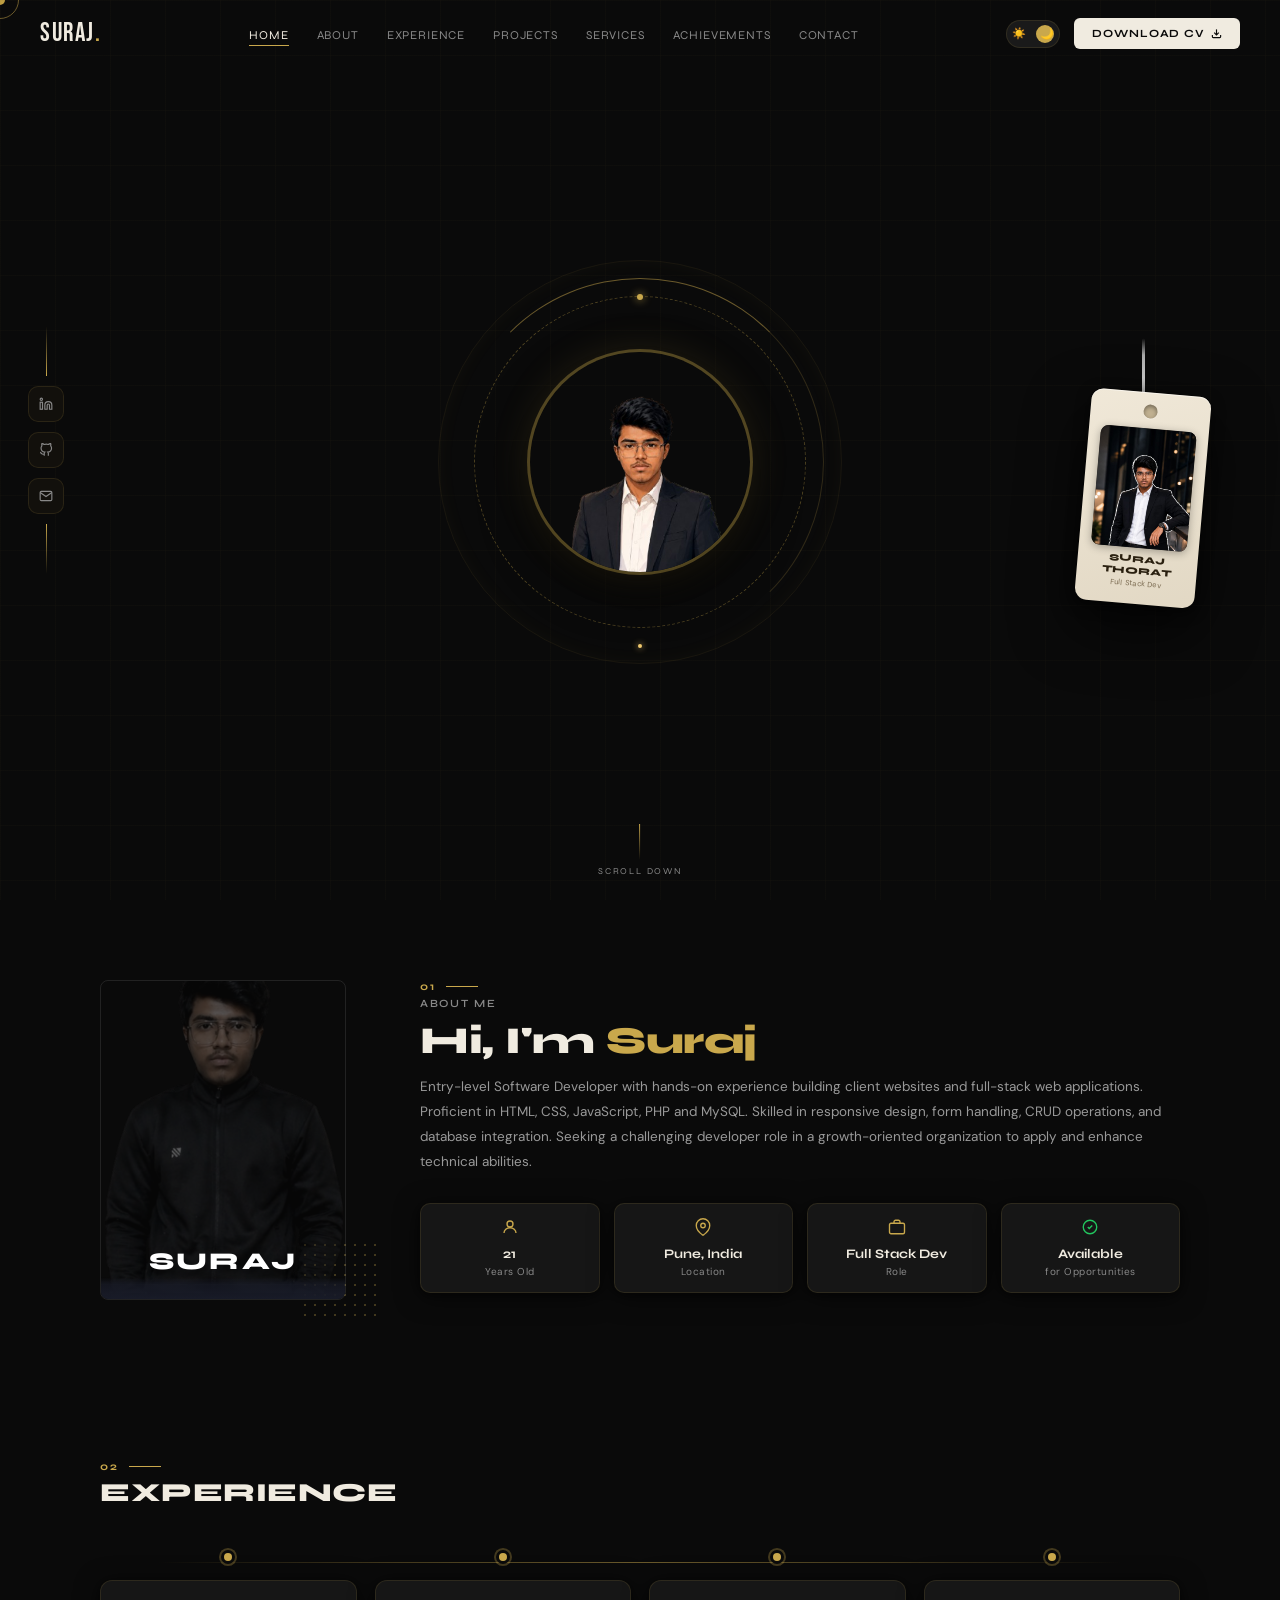
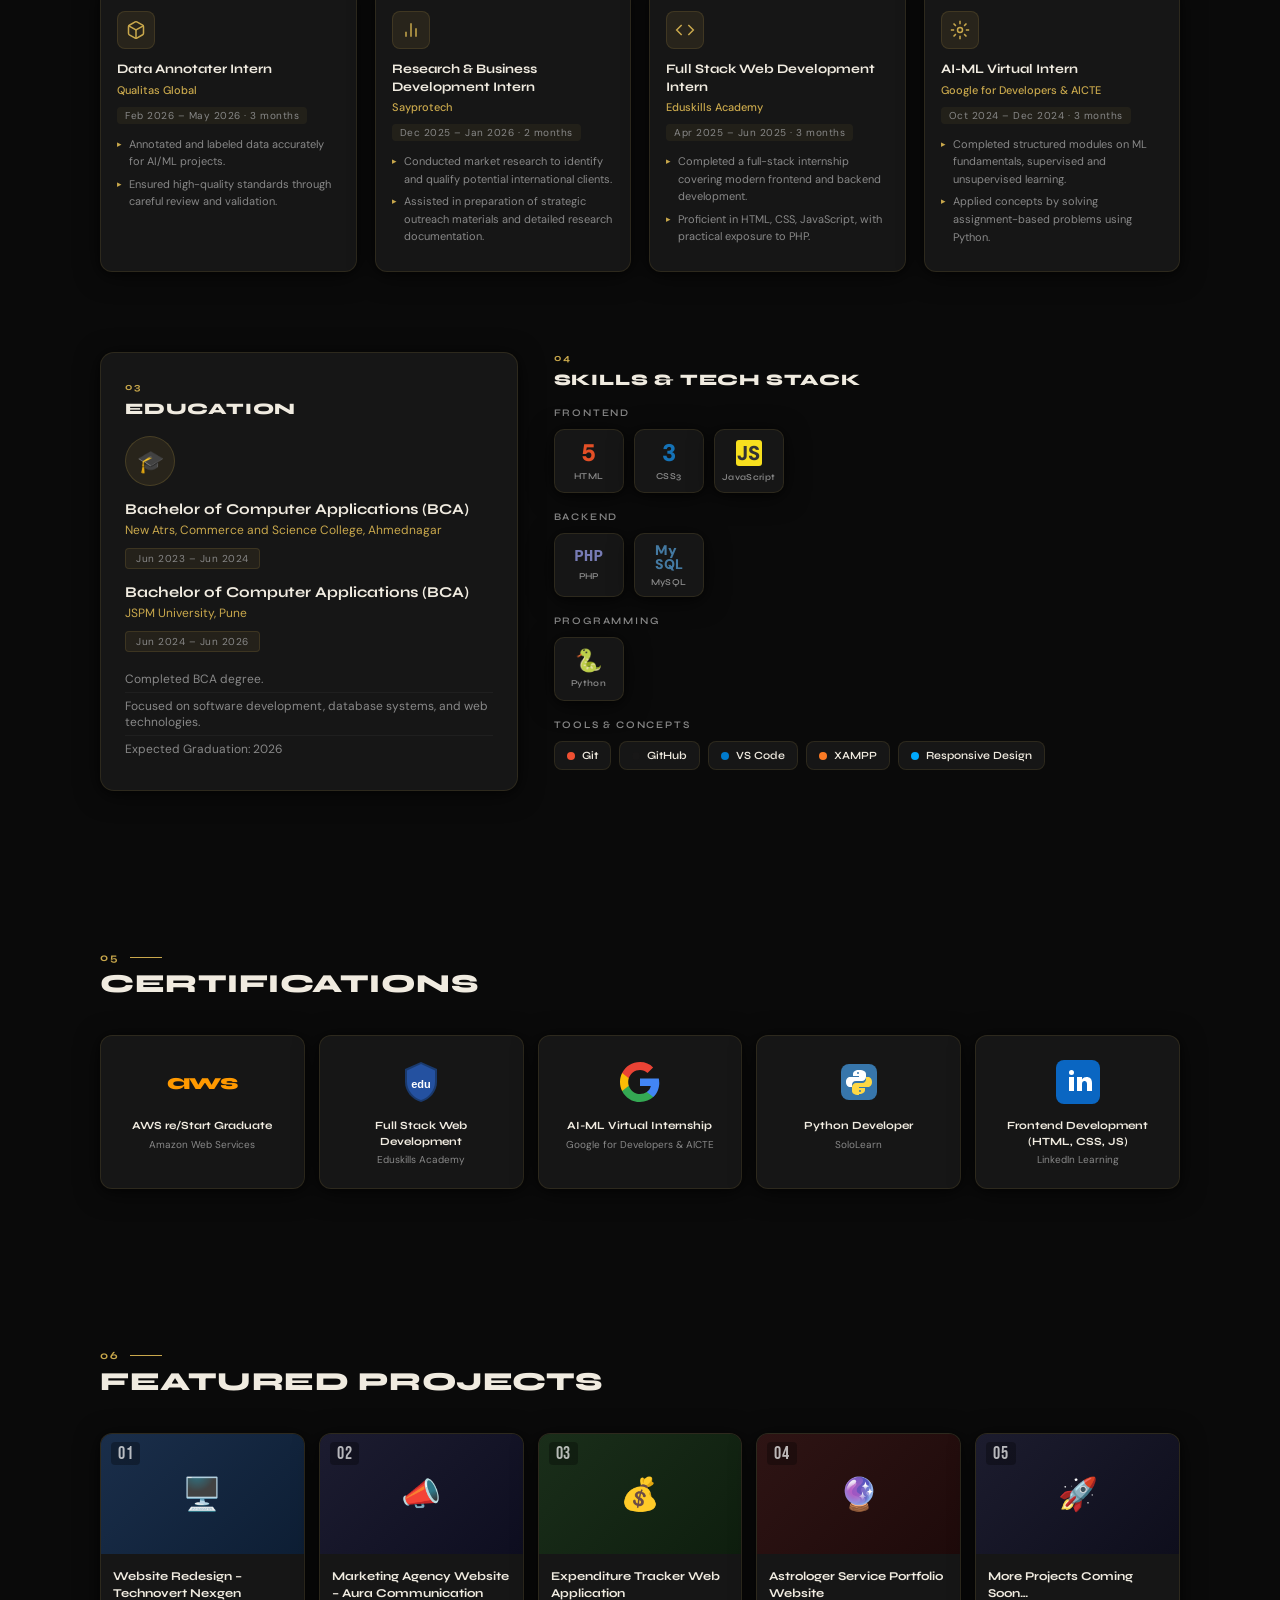
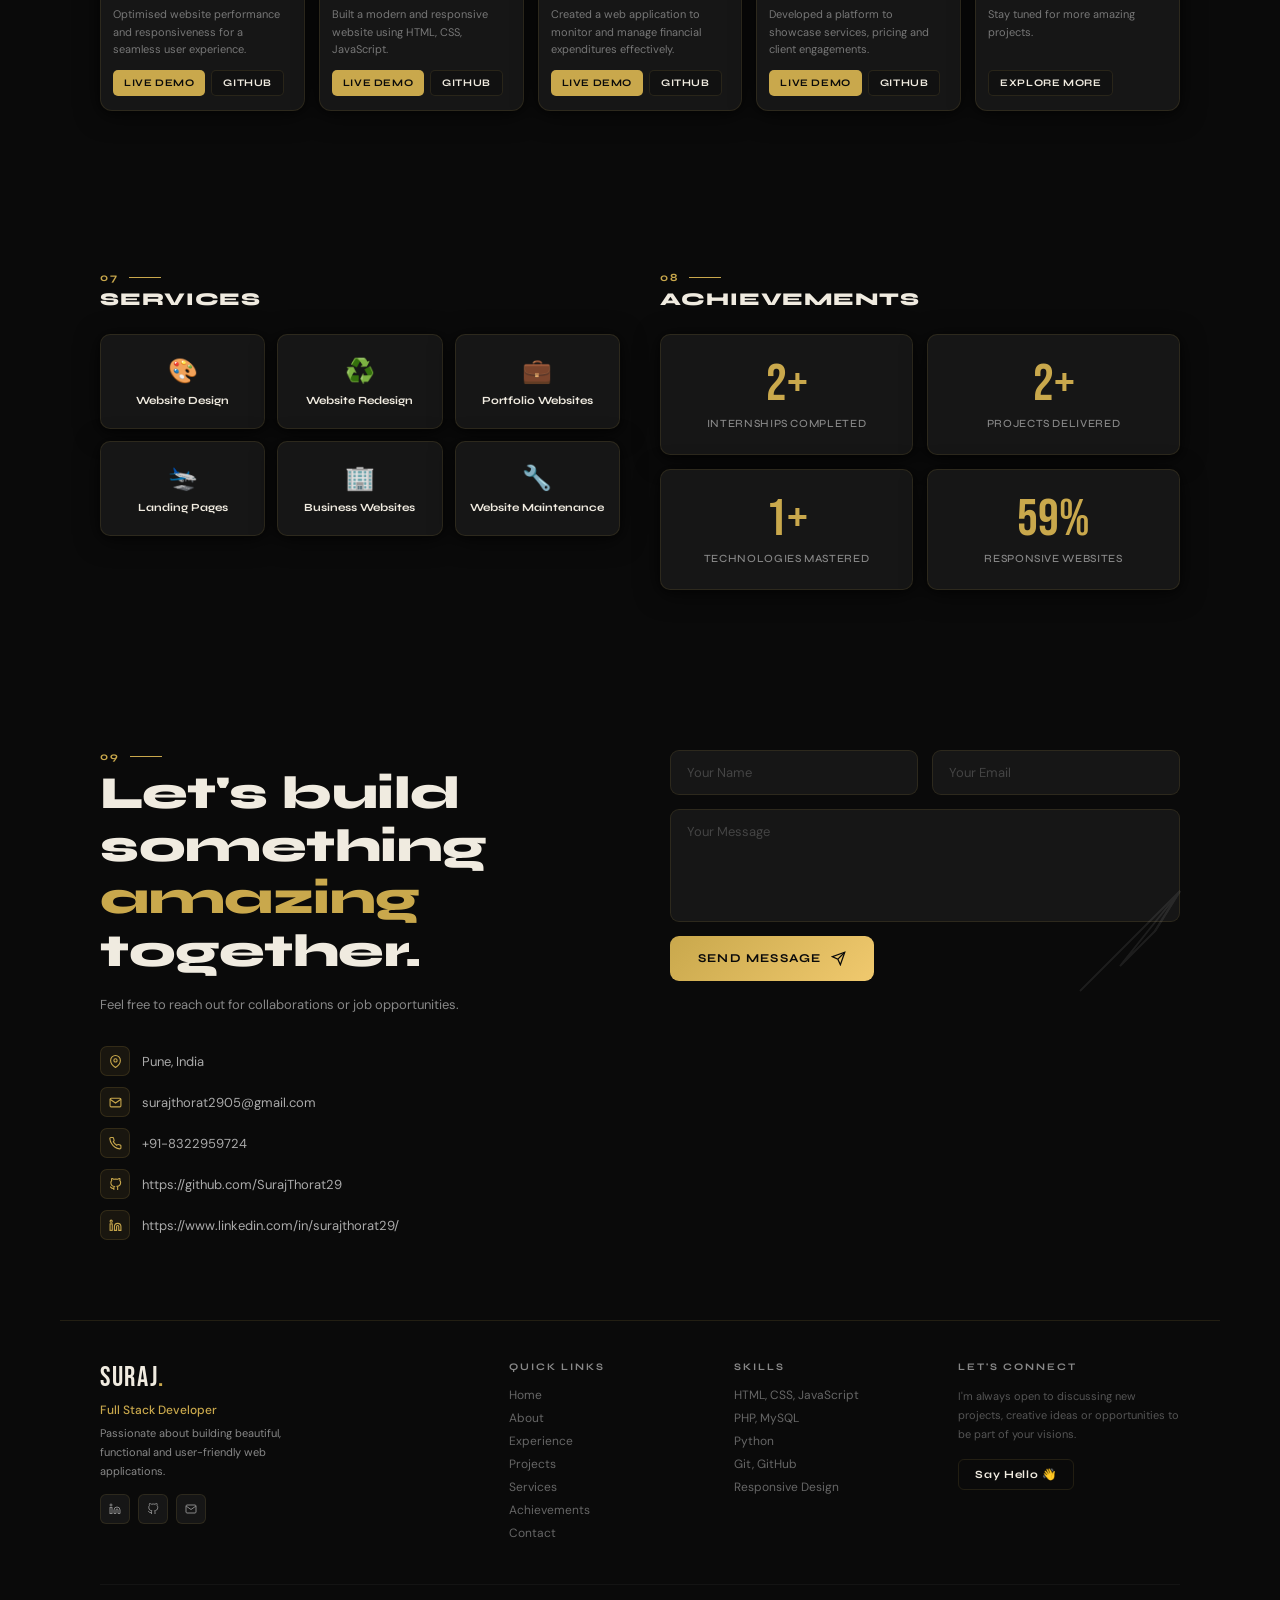
<file: Suraj_Thorat_portfolio.html>
<!DOCTYPE html>
<html lang="en">

<head>
    <meta charset="UTF-8">
    <meta name="viewport" content="width=device-width, initial-scale=1.0">
    <title>Suraj — Portfolio '21</title>
    <link rel="preconnect" href="https://fonts.googleapis.com">
    <link rel="preconnect" href="https://fonts.gstatic.com" crossorigin>
    <link
        href="https://fonts.googleapis.com/css2?family=Bebas+Neue&family=Syne:wght@400;500;600;700;800&family=DM+Sans:ital,opsz,wght@0,9..40,300;0,9..40,400;0,9..40,500;1,9..40,300&display=swap"
        rel="stylesheet">
    <style>
        :root {
            --bg: #0a0a0a;
            --bg2: #111;
            --bg3: #161616;
            --gold: #c9a84c;
            --gold2: #f0c96e;
            --white: #f0ebe0;
            --grey: #888;
            --grey2: #444;
            --card: #111;
            --border: rgba(201, 168, 76, 0.13);
            --radius: 12px;
        }

        *,
        *::before,
        *::after {
            box-sizing: border-box;
            margin: 0;
            padding: 0;
        }

        html {
            scroll-behavior: smooth;
            overflow-x: hidden;
        }

        body {
            background: var(--bg);
            color: var(--white);
            font-family: 'DM Sans', sans-serif;
            overflow-x: hidden;
            cursor: none;
        }

        ::-webkit-scrollbar {
            display: none;
        }

        * {
            scrollbar-width: none;
        }

        /* CURSOR */
        #cur {
            position: fixed;
            top: 0;
            left: 0;
            z-index: 9999;
            width: 10px;
            height: 10px;
            border-radius: 50%;
            background: var(--gold);
            pointer-events: none;
            transform: translate(-50%, -50%);
            mix-blend-mode: difference;
            transition: width 0.2s, height 0.2s;
        }

        #cur2 {
            position: fixed;
            top: 0;
            left: 0;
            z-index: 9998;
            width: 38px;
            height: 38px;
            border-radius: 50%;
            border: 1.5px solid rgba(201, 168, 76, 0.5);
            pointer-events: none;
            transform: translate(-50%, -50%);
            transition: width 0.25s, height 0.25s, border-color 0.25s, background 0.25s;
        }

        body.cur-grow #cur {
            width: 20px;
            height: 20px;
        }

        body.cur-grow #cur2 {
            width: 64px;
            height: 64px;
            border-color: rgba(201, 168, 76, 0.85);
            background: rgba(201, 168, 76, 0.06);
        }

        /* LOADER */
        #loader {
            position: fixed;
            inset: 0;
            z-index: 99999;
            background: #000;
            display: flex;
            flex-direction: column;
            align-items: center;
            justify-content: center;
            gap: 20px;
        }

        .l-logo {
            font-family: 'Bebas Neue', sans-serif;
            font-size: clamp(70px, 15vw, 160px);
            letter-spacing: 0.1em;
            color: var(--white);
            overflow: hidden;
            line-height: 1;
        }

        .l-logo span {
            display: inline-block;
            transform: translateY(110%);
            animation: lup 0.7s cubic-bezier(0.16, 1, 0.3, 1) forwards;
        }

        .l-logo span:nth-child(1) {
            animation-delay: .05s
        }

        .l-logo span:nth-child(2) {
            animation-delay: .12s
        }

        .l-logo span:nth-child(3) {
            animation-delay: .19s
        }

        .l-logo span:nth-child(4) {
            animation-delay: .26s
        }

        .l-logo span:nth-child(5) {
            animation-delay: .33s
        }

        .l-bar {
            width: 160px;
            height: 2px;
            background: #222;
            border-radius: 2px;
            overflow: hidden;
            margin-top: 4px;
        }

        .l-fill {
            height: 100%;
            width: 0;
            background: linear-gradient(90deg, var(--gold), var(--gold2));
            animation: lbar 1.5s cubic-bezier(0.4, 0, 0.2, 1) 0.5s forwards;
        }

        .l-txt {
            font-family: 'Syne', sans-serif;
            font-size: 10px;
            letter-spacing: .3em;
            color: var(--grey);
            text-transform: uppercase;
            opacity: 0;
            animation: fin 0.5s 1s forwards;
        }

        @keyframes lup {
            to {
                transform: translateY(0)
            }
        }

        @keyframes lbar {
            to {
                width: 100%
            }
        }

        @keyframes fin {
            to {
                opacity: 1
            }
        }

        /* NAV */
        nav {
            position: fixed;
            top: 0;
            left: 0;
            right: 0;
            z-index: 1000;
            padding: 18px 40px;
            display: flex;
            align-items: center;
            justify-content: space-between;
            transition: background 0.3s, border-color 0.3s;
            border-bottom: 1px solid transparent;
        }

        nav.scrolled {
            background: rgba(10, 10, 10, 0.88);
            backdrop-filter: blur(18px);
            border-color: var(--border);
        }

        .nav-logo {
            font-family: 'Bebas Neue', sans-serif;
            font-size: 26px;
            letter-spacing: .06em;
            color: var(--white);
            text-decoration: none;
        }

        .nav-logo span {
            color: var(--gold);
        }

        .nav-links {
            display: flex;
            gap: 28px;
            list-style: none;
        }

        .nav-links a {
            font-family: 'Syne', sans-serif;
            font-size: 12px;
            letter-spacing: .07em;
            color: var(--grey);
            text-decoration: none;
            text-transform: uppercase;
            transition: color 0.2s;
            position: relative;
        }

        .nav-links a::after {
            content: '';
            position: absolute;
            bottom: -4px;
            left: 0;
            width: 0;
            height: 1px;
            background: var(--gold);
            transition: width 0.25s;
        }

        .nav-links a:hover {
            color: var(--white);
        }

        .nav-links a:hover::after {
            width: 100%;
        }

        .nav-links a.active {
            color: var(--white);
        }

        .nav-links a.active::after {
            width: 100%;
        }

        .nav-right {
            display: flex;
            align-items: center;
            gap: 14px;
        }

        /* theme toggle pill */
        .theme-pill {
            width: 54px;
            height: 28px;
            border-radius: 14px;
            background: #1a1a1a;
            border: 1px solid var(--border);
            position: relative;
            cursor: pointer;
            display: flex;
            align-items: center;
            padding: 0 5px;
            justify-content: space-between;
            transition: background 0.3s;
        }

        .theme-pill .t-moon {
            font-size: 11px;
            line-height: 1;
            z-index: 1;
        }

        .theme-pill .t-sun {
            font-size: 11px;
            line-height: 1;
            z-index: 1;
        }

        .theme-pill .t-knob {
            position: absolute;
            right: 5px;
            top: 4px;
            width: 18px;
            height: 18px;
            border-radius: 50%;
            background: var(--gold);
            transition: right 0.28s cubic-bezier(0.34, 1.56, 0.64, 1), left 0.28s cubic-bezier(0.34, 1.56, 0.64, 1), background 0.2s;
        }

        body.light {
            --bg: #f5f0e8;
            --bg2: #ede8dc;
            --bg3: #e8e2d4;
            --white: #1a1408;
            --grey: #7a6a50;
            --grey2: #b0a080;
            --border: rgba(160, 120, 40, 0.18);
            --card: #ede8dc;
        }

        body.light nav.scrolled {
            background: rgba(245, 240, 232, 0.92);
        }

        body.light .hero-grid {
            background-image: linear-gradient(rgba(160, 120, 40, 0.04) 1px, transparent 1px), linear-gradient(90deg, rgba(160, 120, 40, 0.04) 1px, transparent 1px);
        }

        body.light .hero-brush {
            background: radial-gradient(ellipse 90% 90% at 50% 55%, #d4c49a 0%, #6e52ec 45%, transparent 72%);
        }

        body.light .person-placeholder {
            background: linear-gradient(180deg, #ddd4b8 0%, #c8b870 100%);
            color: rgba(100, 80, 20, 0.2);
        }

        body.light #loader {
            background: #f5f0e8;
        }

        body.light .l-logo {
            color: var(--white);
        }

        body.light canvas#pcv {
            opacity: 0.4;
        }

        body.light .soc-btn {
            background: rgba(245, 240, 232, 0.9);
        }

        body.light .id-badge {
            background: linear-gradient(160deg, #fff8ee, #f0e8d0);
        }

        body.light .badge-name {
            color: #1a1408;
        }

        body.light .about-card-frame {
            background: linear-gradient(160deg, #e8e0cc, #ddd4b8);
        }

        body.light .exp-card,
        body.light .proj-card,
        body.light .svc-card,
        body.light .ach-card,
        body.light .sk-chip,
        body.light .sk-pill,
        body.light .edu-block,
        body.light .astat {
            background: var(--bg3);
            border-color: var(--border);
        }

        body.light .f-input {
            background: var(--bg3);
            color: var(--white);
        }

        body.light footer {
            border-top-color: var(--border);
        }

        /* toggle knob animation */
        .theme-pill {
            cursor: pointer;
            user-select: none;
        }

        .theme-pill .t-knob {
            transition: left 0.28s cubic-bezier(0.34, 1.56, 0.64, 1), right 0.28s cubic-bezier(0.34, 1.56, 0.64, 1), background 0.2s;
        }

        body.light .theme-pill .t-knob {
            right: auto;
            left: 4px;
            background: #c9a84c;
        }

        body.light .theme-pill {
            background: #e8e0cc;
        }

        .nav-cv {
            font-family: 'Syne', sans-serif;
            font-size: 11px;
            font-weight: 700;
            letter-spacing: .08em;
            text-transform: uppercase;
            color: var(--bg);
            background: var(--white);
            border: none;
            border-radius: 6px;
            padding: 9px 18px;
            cursor: pointer;
            text-decoration: none;
            display: inline-flex;
            align-items: center;
            gap: 6px;
            transition: background 0.2s, transform 0.2s;
        }

        .nav-cv:hover {
            background: var(--gold2);
            transform: translateY(-2px);
        }

        /* ═══════════ HERO — pixel-perfect rebuild ═══════════ */
        #hero {
            min-height: 100vh;
            position: relative;
            overflow: hidden;
            display: grid;
            grid-template-columns: 1fr;
            background: var(--bg);
        }

        /* faint grid overlay */
        .hero-grid {
            position: absolute;
            inset: 0;
            background-image: linear-gradient(rgba(201, 168, 76, 0.025) 1px, transparent 1px), linear-gradient(90deg, rgba(201, 168, 76, 0.025) 1px, transparent 1px);
            background-size: 55px 55px;
            pointer-events: none;
            z-index: 0;
        }

        .hero-bg-circle {
            display: none;
        }

        /* replaced by brushstroke */

        /* ── Social sidebar ── */
        .hero-socials {
            position: fixed;
            left: 28px;
            top: 50%;
            transform: translateY(-50%);
            display: flex;
            flex-direction: column;
            gap: 10px;
            align-items: center;
            z-index: 100;
        }

        .hero-socials::before {
            content: '';
            display: block;
            width: 1px;
            height: 50px;
            background: linear-gradient(to bottom, transparent, var(--gold));
        }

        .hero-socials::after {
            content: '';
            display: block;
            width: 1px;
            height: 50px;
            background: linear-gradient(to top, transparent, var(--gold));
        }

        .soc-btn {
            width: 36px;
            height: 36px;
            border-radius: 10px;
            background: rgba(20, 18, 14, 0.85);
            border: 1px solid var(--border);
            display: flex;
            align-items: center;
            justify-content: center;
            color: var(--grey);
            text-decoration: none;
            transition: all 0.2s;
            backdrop-filter: blur(6px);
        }

        .soc-btn:hover {
            background: rgba(201, 168, 76, 0.15);
            color: var(--gold);
            transform: translateX(3px);
        }

        .soc-btn svg {
            width: 14px;
            height: 14px;
        }

        /* ── BIG "PORTFOLIO" scattered letters across full width ── */
        .hero-big-wrap {
            position: absolute;
            top: 10%;
            left: 0;
            right: 0;
            display: flex;
            align-items: flex-end;
            justify-content: center;
            pointer-events: none;
            z-index: 6;
            padding: 0 40px;
            gap: 0;
        }

        .hero-big {
            font-family: 'Bebas Neue', sans-serif;
            font-size: clamp(60px, 11.5vw, 158px);
            line-height: 1;
            letter-spacing: 0;
            display: flex;
            align-items: flex-end;
            justify-content: space-between;
            width: 100%;
            gap: 0;
        }

        /* each letter wrapper — clip for slide-up animation */
        .hero-big .w {
            overflow: hidden;
            display: inline-flex;
            align-items: flex-end;
        }

        .hero-big .w s {
            display: block;
            transform: translateY(110%);
            transition: transform 0.9s cubic-bezier(0.16, 1, 0.3, 1);
            text-decoration: none;
            color: var(--white);
            line-height: 1;
        }

        .hero-big .w s.vis {
            transform: translateY(0);
        }

        /* individual letter rotations & sizing — match reference */
        .hl-P s {
            transform: translateY(110%) rotate(-8deg);
            font-size: 1em;
        }

        .hl-o1 s {
            transform: translateY(110%) rotate(6deg);
            font-size: .8em;
            margin-bottom: .06em;
        }

        .hl-R s {
            transform: translateY(110%) rotate(-4deg);
            font-size: 1.05em;
        }

        .hl-T1 s {
            transform: translateY(110%) rotate(5deg);
            font-size: .9em;
        }

        /* the + cross icon */
        .hl-plus {
            display: inline-flex;
            align-items: flex-end;
            font-size: clamp(44px, 8vw, 112px);
            color: var(--white);
            line-height: 1;
            overflow: hidden;
            margin-bottom: .04em;
        }

        .hl-plus s {
            display: block;
            transform: translateY(110%);
            transition: transform 0.9s cubic-bezier(0.16, 1, 0.3, 1);
            text-decoration: none;
            color: var(--white);
            font-family: 'Bebas Neue', sans-serif;
            font-size: inherit;
            line-height: 1;
            font-weight: 400;
        }

        .hl-plus s.vis {
            transform: translateY(0);
        }

        .hl-f s {
            transform: translateY(110%) rotate(-6deg);
            font-size: .85em;
            margin-bottom: .04em;
        }

        .hl-o2 s {
            transform: translateY(110%) rotate(4deg);
            font-size: .78em;
            margin-bottom: .08em;
        }

        .hl-L s {
            transform: translateY(110%) rotate(-5deg);
            font-size: 1em;
        }

        .hl-o3 s {
            transform: translateY(110%) rotate(7deg);
            font-size: .82em;
            margin-bottom: .05em;
        }

        /* all .vis states keep no rotation — letters land straight */
        .hl-P s.vis {
            transform: translateY(0) rotate(-8deg);
        }

        .hl-o1 s.vis {
            transform: translateY(0) rotate(6deg);
        }

        .hl-R s.vis {
            transform: translateY(0) rotate(-4deg);
        }

        .hl-T1 s.vis {
            transform: translateY(0) rotate(5deg);
        }

        .hl-f s.vis {
            transform: translateY(0) rotate(-6deg);
        }

        .hl-o2 s.vis {
            transform: translateY(0) rotate(4deg);
        }

        .hl-L s.vis {
            transform: translateY(0) rotate(-5deg);
        }

        .hl-o3 s.vis {
            transform: translateY(0) rotate(7deg);
        }

        /* gold year */
        .hero-yr {
            font-family: 'Syne', sans-serif;
            font-size: clamp(16px, 2.8vw, 38px);
            font-weight: 800;
            color: var(--gold);
            align-self: flex-start;
            margin-top: 4px;
            opacity: 0;
            transform: translateX(12px);
            transition: opacity 0.6s 0.9s, transform 0.6s 0.9s;
            white-space: nowrap;
            flex-shrink: 0;
        }

        .hero-yr.vis {
            opacity: 1;
            transform: translateX(0);
        }

        /* ── Brushstroke dark oval behind person ── */
        /* ── Hero person circle ── */
        .hero-brush {
            display: none; /* replaced by ring system */
        }

        .hero-person-wrap {
            position: absolute;
            left: 50%;
            top: 50%;
            transform: translate(-50%, -46%);
            z-index: 3;
            display: flex;
            align-items: center;
            justify-content: center;
        }

        /* Animated ring system */
        .hero-ring-system {
            position: relative;
            width: 300px;
            height: 300px;
            display: flex;
            align-items: center;
            justify-content: center;
        }

        /* Photo circle */
        .hero-person-img {
            width: 220px;
            height: 220px;
            border-radius: 50%;
            overflow: hidden;
            position: relative;
            z-index: 4;
            box-shadow:
                0 0 0 3px rgba(201,168,76,0.35),
                0 0 40px rgba(201,168,76,0.15),
                0 16px 48px rgba(0,0,0,0.7);
            flex-shrink: 0;
        }

        .person-photo {
            width: 100%;
            height: 100%;
            object-fit: cover;
            object-position: top center;
            display: block;
        }

        /* Ring 1 — slow spin, dashed gold */
        .hero-ring-1 {
            position: absolute;
            inset: -16px;
            border-radius: 50%;
            border: 1.5px dashed rgba(201,168,76,0.35);
            animation: ringRotate 12s linear infinite;
            z-index: 3;
        }

        /* Dot on ring 1 */
        .hero-ring-1::before {
            content: '';
            position: absolute;
            top: -3px;
            left: 50%;
            transform: translateX(-50%);
            width: 6px;
            height: 6px;
            border-radius: 50%;
            background: var(--gold);
            box-shadow: 0 0 8px var(--gold);
        }

        /* Ring 2 — counter spin, solid thin */
        .hero-ring-2 {
            position: absolute;
            inset: -34px;
            border-radius: 50%;
            border: 1px solid transparent;
            border-top-color: rgba(201,168,76,0.5);
            border-right-color: rgba(201,168,76,0.2);
            animation: ringRotate 8s linear infinite reverse;
            z-index: 2;
        }

        /* Dot on ring 2 */
        .hero-ring-2::after {
            content: '';
            position: absolute;
            bottom: -3px;
            left: 50%;
            transform: translateX(-50%);
            width: 4px;
            height: 4px;
            border-radius: 50%;
            background: var(--gold2);
            box-shadow: 0 0 6px var(--gold2);
        }

        /* Ring 3 — outer glow pulse */
        .hero-ring-3 {
            position: absolute;
            inset: -52px;
            border-radius: 50%;
            border: 1px solid rgba(201,168,76,0.08);
            box-shadow: inset 0 0 20px rgba(201,168,76,0.04);
            animation: ringPulse 4s ease-in-out infinite;
            z-index: 1;
        }

        @keyframes ringRotate {
            to { transform: rotate(360deg); }
        }

        @keyframes ringPulse {
            0%, 100% { opacity: 0.5; transform: scale(1); }
            50%       { opacity: 1;   transform: scale(1.03); }
        }

        /* Placeholder fallback */
        .person-placeholder {
            width: 100%;
            height: 100%;
            background: linear-gradient(180deg, #1a1a1a 0%, #111 100%);
            display: flex;
            align-items: center;
            justify-content: center;
            font-family: 'Bebas Neue', sans-serif;
            font-size: 60px;
            color: rgba(201, 168, 76, 0.12);
        }

        .person-placeholder {
            width: 100%;
            height: 100%;
            background: linear-gradient(180deg, #1a1a1a 0%, #111 100%);
            display: flex;
            align-items: center;
            justify-content: center;
            font-family: 'Bebas Neue', sans-serif;
            font-size: 90px;
            color: rgba(201, 168, 76, 0.12);
            letter-spacing: .1em;
        }

        /* ── Hero LEFT info block ── */
        .hero-info {
            position: absolute;
            left: clamp(80px, 9vw, 160px);
            bottom: clamp(60px, 10vh, 140px);
            z-index: 5;
            opacity: 0;
            transform: translateY(20px);
            transition: opacity 0.8s 1s, transform 0.8s 1s;
        }

        .hero-info.vis {
            opacity: 1;
            transform: translateY(0);
        }

        .hi-label {
            font-family: 'DM Sans', sans-serif;
            font-size: 14px;
            color: var(--grey);
            margin-bottom: 4px;
        }

        .hero-name-big {
            font-family: 'Syne', sans-serif;
            font-size: clamp(28px, 4vw, 52px);
            font-weight: 800;
            letter-spacing: -.01em;
            line-height: 1.05;
        }

        .hero-name-big .gold-t {
            color: var(--gold);
        }

        .hero-subname {
            font-family: 'Syne', sans-serif;
            font-size: 13px;
            font-weight: 500;
            letter-spacing: .14em;
            text-transform: uppercase;
            color: var(--grey);
            margin-top: 3px;
        }

        .age-badge {
            display: inline-block;
            margin-top: 12px;
            border: 1px solid rgba(255, 255, 255, 0.18);
            border-radius: 5px;
            padding: 4px 13px;
            font-family: 'Syne', sans-serif;
            font-size: 11px;
            font-weight: 700;
            letter-spacing: .1em;
            text-transform: uppercase;
            color: var(--white);
        }

        .hero-tags {
            margin-top: 10px;
            font-size: 12.5px;
            color: var(--grey);
            display: flex;
            gap: 8px;
            align-items: center;
            flex-wrap: wrap;
        }

        .hero-tags .dot {
            color: var(--gold);
            font-size: 8px;
        }

        .hero-btns {
            margin-top: 20px;
            display: flex;
            gap: 12px;
        }

        .btn-gold {
            font-family: 'Syne', sans-serif;
            font-size: 12px;
            font-weight: 700;
            letter-spacing: .07em;
            text-transform: uppercase;
            background: rgba(201, 168, 76, 0.12);
            color: var(--white);
            border: 1px solid rgba(201, 168, 76, 0.35);
            border-radius: 22px;
            padding: 11px 22px;
            cursor: pointer;
            text-decoration: none;
            display: inline-flex;
            align-items: center;
            gap: 8px;
            transition: all 0.25s;
        }

        .btn-gold:hover {
            border-color: var(--gold);
            background: rgba(201, 168, 76, 0.22);
            transform: translateY(-2px);
        }

        .btn-view {
            font-family: 'Syne', sans-serif;
            font-size: 12px;
            font-weight: 700;
            letter-spacing: .07em;
            text-transform: uppercase;
            background: transparent;
            color: var(--white);
            border: 1px solid rgba(255, 255, 255, 0.12);
            border-radius: 22px;
            padding: 11px 20px;
            cursor: pointer;
            text-decoration: none;
            display: inline-flex;
            align-items: center;
            gap: 8px;
            transition: all 0.25s;
        }

        .btn-view:hover {
            border-color: rgba(255, 255, 255, 0.4);
            transform: translateY(-2px);
        }

        .btn-view .arrow-circle {
            width: 22px;
            height: 22px;
            border-radius: 50%;
            background: rgba(255, 255, 255, 0.12);
            display: flex;
            align-items: center;
            justify-content: center;
            font-size: 12px;
        }

        /* ── ID Badge (right side) ── */
        .hero-right {
            position: absolute;
            right: clamp(40px, 6vw, 110px);
            top: 50%;
            transform: translateY(-42%);
            z-index: 5;
            display: flex;
            flex-direction: column;
            align-items: center;
            gap: 0;
        }

        /* lanyard cord */
        .badge-lanyard {
            width: 3px;
            height: 56px;
            background: linear-gradient(180deg, transparent, #aaa 30%, #ccc 70%, #bbb);
            border-radius: 2px;
            margin-bottom: -2px;
        }

        .id-badge {
            width: 120px;
            background: linear-gradient(160deg, #f0e8d8, #e2d8c4);
            border-radius: 12px;
            padding: 12px 12px 16px;
            position: relative;
            box-shadow: 0 24px 60px rgba(0, 0, 0, 0.7), 0 4px 14px rgba(0, 0, 0, 0.5), inset 0 1px 0 rgba(255, 255, 255, 0.5);
            transform: rotate(5deg);
            transition: transform 0.35s cubic-bezier(0.34, 1.56, 0.64, 1);
        }

        .id-badge:hover {
            transform: rotate(1deg) scale(1.05);
        }

        .badge-hole {
            width: 14px;
            height: 14px;
            border-radius: 50%;
            background: #c0b090;
            margin: 0 auto 10px;
            box-shadow: inset 0 2px 4px rgba(0, 0, 0, 0.4), 0 1px 0 rgba(255, 255, 255, 0.3);
        }

        .badge-img {
            width: auto;
            height: 120px;
            background: linear-gradient(135deg, #2a2520, #1a1510);
            border-radius: 8px;
            margin: 0 auto 5px;
            overflow: hidden;
            display: flex;
            align-items: center;
            justify-content: center;
            font-size: 30px;
            color: #555;
            box-shadow: 0 2px 8px rgba(0, 0, 0, 0.3);
        }

        .badge-img img {
            width: 100%;
            height: 100%;
            object-fit: cover;
            object-position: top;
        }

        .badge-name {
            font-family: 'Syne', sans-serif;
            font-size: 9.5px;
            font-weight: 800;
            color: #2a2010;
            text-align: center;
            letter-spacing: .04em;
        }

        .badge-role {
            font-size: 7.5px;
            color: #7a6a50;
            text-align: center;
            margin-top: 2px;
            letter-spacing: .03em;
        }

        /* ── Scroll hint ── */
        .scroll-hint {
            position: absolute;
            bottom: 24px;
            left: 50%;
            transform: translateX(-50%);
            display: flex;
            flex-direction: column;
            align-items: center;
            gap: 6px;
            opacity: 0;
            animation: fin 1s 2.5s forwards;
            z-index: 10;
        }

        .scroll-hint span {
            font-family: 'Syne', sans-serif;
            font-size: 9px;
            letter-spacing: .2em;
            text-transform: uppercase;
            color: var(--grey);
        }

        .scroll-line {
            width: 1px;
            height: 36px;
            background: linear-gradient(to bottom, var(--gold), transparent);
            animation: sline 2s ease-in-out infinite;
        }

        @keyframes sline {

            0%,
            100% {
                opacity: 1;
                transform: scaleY(1)
            }

            50% {
                opacity: .4;
                transform: scaleY(.6)
            }
        }

        /* REVEAL — scroll down (default) */
        .rev {
            opacity: 0;
            transform: translateY(36px);
            transition: opacity 0.75s cubic-bezier(0.16, 1, 0.3, 1), transform 0.75s cubic-bezier(0.16, 1, 0.3, 1);
        }

        .rev.vis {
            opacity: 1;
            transform: translateY(0);
        }

        .rev-l {
            opacity: 0;
            transform: translateX(-36px);
            transition: opacity 0.75s cubic-bezier(0.16, 1, 0.3, 1), transform 0.75s cubic-bezier(0.16, 1, 0.3, 1);
        }

        .rev-l.vis {
            opacity: 1;
            transform: translateX(0);
        }

        .rev-r {
            opacity: 0;
            transform: translateX(36px);
            transition: opacity 0.75s cubic-bezier(0.16, 1, 0.3, 1), transform 0.75s cubic-bezier(0.16, 1, 0.3, 1);
        }

        .rev-r.vis {
            opacity: 1;
            transform: translateX(0);
        }

        /* REVEAL — scroll up (reverse direction) */
        .rev.rev-up-pending {
            transform: translateY(-36px);
        }

        .rev-l.rev-up-pending {
            transform: translateX(36px);
        }

        .rev-r.rev-up-pending {
            transform: translateX(-36px);
        }

        /* LIGHT MODE card shadows */
        body.light .exp-card,
        body.light .proj-card,
        body.light .cert-card,
        body.light .ach-card,
        body.light .svc-card,
        body.light .astat,
        body.light .sk-chip,
        body.light .edu-block {
            box-shadow: 0 4px 24px rgba(160, 120, 40, 0.13), 0 1.5px 6px rgba(160, 120, 40, 0.09);
        }

        body.light .exp-card:hover,
        body.light .proj-card:hover,
        body.light .cert-card:hover,
        body.light .ach-card:hover,
        body.light .svc-card:hover,
        body.light .astat:hover {
            box-shadow: 0 16px 48px rgba(160, 120, 40, 0.22), 0 4px 16px rgba(160, 120, 40, 0.15);
        }

        /* DARK MODE card shadows (invert: gold-tinted deep shadows) */
        body:not(.light) .exp-card,
        body:not(.light) .proj-card,
        body:not(.light) .cert-card,
        body:not(.light) .ach-card,
        body:not(.light) .svc-card,
        body:not(.light) .astat,
        body:not(.light) .sk-chip,
        body:not(.light) .edu-block {
            box-shadow: 0 4px 24px rgba(0, 0, 0, 0.55), 0 1.5px 8px rgba(0, 0, 0, 0.4);
        }

        body:not(.light) .exp-card:hover,
        body:not(.light) .proj-card:hover,
        body:not(.light) .cert-card:hover,
        body:not(.light) .ach-card:hover,
        body:not(.light) .svc-card:hover,
        body:not(.light) .astat:hover {
            box-shadow: 0 24px 56px rgba(0, 0, 0, 0.7), 0 0 28px rgba(201, 168, 76, 0.14);
        }

        /* ABOUT PHOTO — 3D flip-back on hover, image pops out */
        /* ── 3D POP-OUT CARD SYSTEM ── */
        .about-photo {
            perspective: 1000px;
        }

        .about-popout-card {
            --card-height: 320px;
            --card-width: calc(var(--card-height) / 1.3);
            width: var(--card-width);
            height: var(--card-height);
            position: relative;
            display: flex;
            justify-content: center;
            align-items: flex-end;
            padding: 0 20px;
            perspective: 2500px;
            cursor: pointer;
            z-index: 5;
        }

        .card-wrapper {
            transition: all 0.5s ease;
            position: absolute;
            width: 100%;
            height: 100%;
            z-index: -1;
            top: 0;
            left: 0;
            overflow: hidden;
            border-radius: 8px;
            border: 1px solid rgba(255, 255, 255, 0.1);
        }

        .card-cover-image {
            width: 100%;
            height: 100%;
            object-fit: cover;
            opacity: 0.35;
            /* Keeps background subtle so text is readable */
            filter: grayscale(40%);
            transition: all 0.5s ease;
        }

        .about-popout-card:hover .card-wrapper {
            transform: perspective(900px) translateY(-4%) rotateX(25deg) translateZ(0);
            box-shadow: 2px 35px 32px 2px rgba(0, 0, 0, 0.6);
            border-color: var(--gold, #ffd700);
        }

        .about-popout-card:hover .card-cover-image {
            opacity: 0.6;
            filter: grayscale(0%);
        }

        /* Darkening gradients to build visual depth */
        .card-wrapper::before,
        .card-wrapper::after {
            content: "";
            opacity: 0;
            width: 100%;
            transition: all 0.5s ease;
            position: absolute;
            left: 0;
        }

        .card-wrapper::before {
            top: 0;
            height: 100%;
            background-image: linear-gradient(to top, transparent 46%, rgba(25, 28, 41, 0.6) 68%, rgba(25, 28, 41, 0.9) 97%);
        }

        .card-wrapper::after {
            bottom: 0;
            height: 40px;
            opacity: 1;
            background-image: linear-gradient(to bottom, transparent 46%, rgba(25, 28, 41, 0.7) 64%, rgba(25, 28, 41, 0.95) 97%);
        }

        .about-popout-card:hover .card-wrapper::before,
        .about-popout-card:hover .card-wrapper::after {
            opacity: 1;
        }

        .about-popout-card:hover .card-wrapper::after {
            height: 100px;
            filter: blur(4px);
        }

        /* Text floating layout inside card */
        .card-title {
            font-family: 'Syne', sans-serif;
            font-size: 24px;
            font-weight: 800;
            letter-spacing: 0.1em;
            color: #fff;
            width: 100%;
            text-align: center;
            transition: transform 0.5s ease, opacity 0.5s ease;
            transform: translate3d(0, 0, 0);
            z-index: 2;
            margin-bottom: 24px;
            text-shadow: 0 4px 10px rgba(0, 0, 0, 0.5);
        }

        .about-popout-card:hover .card-title {
            transform: translate3d(0%, -40px, 80px);
        }

        /* The actual element snapping out forward toward screen */
        .card-character {
            width: 100%;
            height: 100%;
            object-fit: contain;
            opacity: 0;
            transition: all 0.5s cubic-bezier(0.25, 1, 0.5, 1);
            position: absolute;
            z-index: 1;
            bottom: 0;
            left: 0;
            pointer-events: none;
            transform: translate3d(0%, 12%, 0px) scale(0.85);
        }

        .about-popout-card:hover .card-character {
            opacity: 1;
            transform: translate3d(0%, -14%, 140px) scale(1.15);
        }


        /* SECTION WRAPPER */
        .sec {
            max-width: 1160px;
            margin: 0 auto;
            padding: 80px 40px;
        }

        .sec-num {
            font-family: 'Syne', sans-serif;
            font-size: 11px;
            font-weight: 700;
            letter-spacing: .2em;
            color: var(--gold);
            text-transform: uppercase;
            margin-bottom: 4px;
            display: flex;
            align-items: center;
            gap: 10px;
        }

        .sec-num::after {
            content: '';
            width: 32px;
            height: 1px;
            background: var(--gold);
        }

        .sec-title {
            font-family: 'Syne', sans-serif;
            font-size: clamp(18px, 2.5vw, 26px);
            font-weight: 800;
            letter-spacing: .02em;
            text-transform: uppercase;
            margin-bottom: 36px;
            color: var(--white);
        }

        /* --- 01 ABOUT --- */
        #about {
            background: var(--bg);
        }

        .about-wrap {
            display: grid;
            grid-template-columns: 260px 1fr;
            gap: 60px;
            align-items: start;
            max-width: 1160px;
            margin: 0 auto;
            padding: 80px 40px;
        }

        .about-photo-dots {
            position: absolute;
            bottom: -12px;
            left: 0;
            right: 0;
            display: flex;
            justify-content: flex-end;
            padding-right: 8px;
        }

        /* dot pattern */
        .dot-grid {
            position: absolute;
            right: -20px;
            bottom: -20px;
            width: 80px;
            height: 80px;
            background-image: radial-gradient(circle, rgba(201, 168, 76, 0.3) 1px, transparent 1px);
            background-size: 10px 10px;
        }



        .about-h {
            font-family: 'Syne', sans-serif;
            font-size: clamp(24px, 3vw, 38px);
            font-weight: 800;
            margin-bottom: 12px;
            letter-spacing: -.01em;
        }

        .about-h em {
            color: var(--gold);
            font-style: normal;
        }

        .about-p {
            font-size: 13.5px;
            line-height: 1.85;
            color: #999;
            margin-bottom: 28px;
        }

        .about-stats {
            display: grid;
            grid-template-columns: repeat(4, 1fr);
            gap: 14px;
            margin-top: 28px;
        }

        .astat {
            background: var(--bg3);
            border: 1px solid var(--border);
            border-radius: 10px;
            padding: 14px 10px;
            text-align: center;
            transition: transform 0.4s cubic-bezier(0.34, 1.56, 0.64, 1), box-shadow 0.4s, border-color 0.3s;
            cursor: default;
        }

        .astat:hover {
            transform: translateY(-8px) scale(1.04);
            box-shadow: 0 20px 40px rgba(0, 0, 0, 0.4), 0 0 20px rgba(201, 168, 76, 0.08);
            border-color: rgba(201, 168, 76, 0.35);
        }

        .astat-icon {
            font-size: 16px;
            margin-bottom: 6px;
        }

        .astat-val {
            font-family: 'Syne', sans-serif;
            font-size: 13px;
            font-weight: 700;
            color: var(--white);
            line-height: 1.2;
        }

        .astat-key {
            font-size: 10px;
            color: var(--grey);
            margin-top: 3px;
            letter-spacing: .05em;
        }

        /* --- 02 EXPERIENCE --- */
        #experience {
            background: var(--bg);
        }

        /* top horizontal connector line */
        .exp-line-wrap {
            position: relative;
            margin-bottom: 0;
        }

        .exp-line {
            position: absolute;
            top: 18px;
            left: 5%;
            right: 5%;
            height: 1px;
            background: linear-gradient(90deg, transparent, rgba(201, 168, 76, 0.3), rgba(201, 168, 76, 0.5), rgba(201, 168, 76, 0.3), transparent);
        }

        .exp-grid {
            display: grid;
            grid-template-columns: repeat(4, 1fr);
            gap: 18px;
            position: relative;
            padding-top: 0;
        }

        .exp-card {
            background: var(--bg3);
            border: 1px solid var(--border);
            border-radius: 12px;
            padding: 20px 16px;
            position: relative;
            transition: transform 0.4s cubic-bezier(0.34, 1.56, 0.64, 1), box-shadow 0.4s, border-color 0.3s;
            cursor: default;
        }

        /* timeline dot on top */
        .exp-card::before {
            content: '';
            position: absolute;
            top: -28px;
            left: 50%;
            transform: translateX(-50%);
            width: 8px;
            height: 8px;
            border-radius: 50%;
            background: var(--gold);
            box-shadow: 0 0 0 3px var(--bg), 0 0 0 5px rgba(201, 168, 76, 0.3);
        }

        .exp-card:hover {
            transform: translateY(-12px) scale(1.02);
            box-shadow: 0 24px 48px rgba(0, 0, 0, 0.5), 0 0 24px rgba(201, 168, 76, 0.12);
            border-color: rgba(201, 168, 76, 0.4);
            z-index: 2;
        }

        .exp-ico {
            width: 38px;
            height: 38px;
            border-radius: 8px;
            background: rgba(201, 168, 76, 0.1);
            border: 1px solid rgba(201, 168, 76, 0.15);
            display: flex;
            align-items: center;
            justify-content: center;
            font-size: 17px;
            margin-bottom: 12px;
            margin-top: 10px;
        }

        .exp-card h4 {
            font-family: 'Syne', sans-serif;
            font-size: 13px;
            font-weight: 700;
            line-height: 1.35;
            margin-bottom: 4px;
        }

        .exp-co {
            font-size: 11px;
            color: var(--gold);
            font-weight: 500;
            margin-bottom: 6px;
        }

        .exp-date {
            display: inline-block;
            font-size: 10px;
            color: var(--grey);
            letter-spacing: .05em;
            margin-bottom: 12px;
            background: rgba(201, 168, 76, 0.07);
            padding: 2px 8px;
            border-radius: 4px;
        }

        .exp-card ul {
            list-style: none;
        }

        .exp-card ul li {
            font-size: 11px;
            color: #888;
            line-height: 1.6;
            padding-left: 12px;
            position: relative;
            margin-bottom: 5px;
        }

        .exp-card ul li::before {
            content: '▸';
            position: absolute;
            left: 0;
            color: var(--gold);
            font-size: 9px;
            top: 1px;
        }

        /* --- 03+04 EDU & SKILLS --- */
        #edu-skills {
            background: var(--bg);
        }

        .edu-skills-grid {
            display: grid;
            grid-template-columns: 1fr 1.5fr;
            gap: 36px;
            max-width: 1160px;
            margin: 0 auto;
            padding: 0 40px 80px;
        }

        .edu-block {
            background: var(--bg3);
            border: 1px solid var(--border);
            border-radius: 14px;
            padding: 28px 24px;
        }

        .edu-sec-num {
            font-family: 'Syne', sans-serif;
            font-size: 10px;
            font-weight: 700;
            letter-spacing: .2em;
            color: var(--gold);
            text-transform: uppercase;
            margin-bottom: 6px;
        }

        .edu-sec-title {
            font-family: 'Syne', sans-serif;
            font-size: 16px;
            font-weight: 800;
            letter-spacing: .05em;
            text-transform: uppercase;
            color: var(--white);
            margin-bottom: 18px;
        }

        .edu-icon-wrap {
            width: 50px;
            height: 50px;
            border-radius: 50%;
            background: rgba(201, 168, 76, 0.1);
            border: 1px solid rgba(201, 168, 76, 0.2);
            display: flex;
            align-items: center;
            justify-content: center;
            font-size: 22px;
            margin-bottom: 14px;
        }

        .edu-degree {
            font-family: 'Syne', sans-serif;
            font-size: 15px;
            font-weight: 700;
            margin-bottom: 4px;
        }

        .edu-uni {
            font-size: 12px;
            color: var(--gold);
            margin-bottom: 8px;
        }

        .edu-period {
            display: inline-block;
            font-size: 10px;
            color: var(--grey);
            background: rgba(201, 168, 76, 0.08);
            border: 1px solid rgba(201, 168, 76, 0.15);
            border-radius: 4px;
            padding: 3px 10px;
            margin-bottom: 14px;
            letter-spacing: .05em;
        }

        .edu-list {
            list-style: none;
        }

        .edu-list li {
            font-size: 12px;
            color: #888;
            padding: 5px 0;
            border-bottom: 1px solid rgba(255, 255, 255, 0.04);
        }

        .edu-list li:last-child {
            border-bottom: none;
        }

        .skills-sec-num {
            font-family: 'Syne', sans-serif;
            font-size: 10px;
            font-weight: 700;
            letter-spacing: .2em;
            color: var(--gold);
            text-transform: uppercase;
            margin-bottom: 6px;
        }

        .skills-sec-title {
            font-family: 'Syne', sans-serif;
            font-size: 16px;
            font-weight: 800;
            letter-spacing: .05em;
            text-transform: uppercase;
            color: var(--white);
            margin-bottom: 18px;
        }

        /* tech icon rows like original */
        .sk-row {
            margin-bottom: 18px;
        }

        .sk-label {
            font-family: 'Syne', sans-serif;
            font-size: 10px;
            font-weight: 600;
            letter-spacing: .18em;
            text-transform: uppercase;
            color: var(--grey);
            margin-bottom: 10px;
        }

        .sk-icons {
            display: flex;
            flex-wrap: wrap;
            gap: 10px;
        }

        .sk-chip {
            display: inline-flex;
            flex-direction: column;
            align-items: center;
            justify-content: center;
            width: 70px;
            height: 64px;
            background: var(--bg3);
            border: 1px solid var(--border);
            border-radius: 10px;
            gap: 6px;
            transition: transform 0.35s cubic-bezier(0.34, 1.56, 0.64, 1), box-shadow 0.3s, border-color 0.3s;
            cursor: default;
        }

        .sk-chip:hover {
            transform: translateY(-7px) scale(1.06);
            border-color: rgba(201, 168, 76, 0.35);
            box-shadow: 0 14px 30px rgba(0, 0, 0, 0.4), 0 0 16px rgba(201, 168, 76, 0.1);
        }

        .sk-chip .ic {
            font-size: 22px;
            line-height: 1;
        }

        .sk-chip .lb {
            font-family: 'Syne', sans-serif;
            font-size: 9px;
            font-weight: 600;
            color: var(--grey);
            letter-spacing: .04em;
        }

        /* tools row — horizontal pills */
        .sk-pills {
            display: flex;
            flex-wrap: wrap;
            gap: 8px;
        }

        .sk-pill {
            display: inline-flex;
            align-items: center;
            gap: 7px;
            background: var(--bg3);
            border: 1px solid var(--border);
            border-radius: 8px;
            padding: 7px 12px;
            font-family: 'Syne', sans-serif;
            font-size: 11px;
            font-weight: 600;
            color: var(--white);
            transition: transform 0.35s cubic-bezier(0.34, 1.56, 0.64, 1), box-shadow 0.3s, border-color 0.3s;
            cursor: default;
        }

        .sk-pill:hover {
            transform: translateY(-5px) scale(1.05);
            border-color: rgba(201, 168, 76, 0.35);
            box-shadow: 0 12px 24px rgba(0, 0, 0, 0.4);
        }

        .sk-pill .dot {
            width: 8px;
            height: 8px;
            border-radius: 50%;
        }

        /* --- 05 CERTS --- */
        #certifications {
            background: var(--bg);
        }

        .cert-grid {
            display: grid;
            grid-template-columns: repeat(5, 1fr);
            gap: 14px;
        }

        .cert-card {
            background: var(--bg3);
            border: 1px solid var(--border);
            border-radius: 12px;
            padding: 22px 14px;
            text-align: center;
            transition: transform 0.4s cubic-bezier(0.34, 1.56, 0.64, 1), box-shadow 0.4s, border-color 0.3s;
            cursor: default;
            position: relative;
            overflow: hidden;
        }

        .cert-card::before {
            content: '';
            position: absolute;
            inset: 0;
            background: linear-gradient(135deg, rgba(201, 168, 76, 0.05) 0%, transparent 60%);
            opacity: 0;
            transition: opacity 0.3s;
        }

        .cert-card:hover::before {
            opacity: 1;
        }

        .cert-card:hover {
            transform: translateY(-10px) scale(1.03);
            box-shadow: 0 20px 40px rgba(0, 0, 0, 0.5), 0 0 24px rgba(201, 168, 76, 0.12);
            border-color: rgba(201, 168, 76, 0.4);
        }

        .cert-logo-area {
            height: 48px;
            display: flex;
            align-items: center;
            justify-content: center;
            margin-bottom: 12px;
            font-size: 13px;
        }

        .cert-logo-area.aws {
            color: #ff9900;
        }

        .cert-logo-area.aws .aws-txt {
            font-family: 'Syne', sans-serif;
            font-weight: 800;
            font-size: 22px;
            letter-spacing: -.02em;
        }

        /* Eduskills logo like the original blue shield */
        .cert-logo-area.edu {
            color: #4169e1;
        }

        .cert-logo-area.goog {
            color: #4285f4;
        }

        .cert-logo-area.solo {
            color: #149dff;
        }

        .cert-logo-area.li {
            color: #0a66c2;
        }

        .cert-card h4 {
            font-family: 'Syne', sans-serif;
            font-size: 11px;
            font-weight: 700;
            margin-bottom: 4px;
            line-height: 1.4;
        }

        .cert-card p {
            font-size: 10px;
            color: var(--grey);
        }

        /* --- 06 PROJECTS --- */
        #projects {
            background: var(--bg);
        }

        /* 5 cards: first row 2, second row 3 OR like the image: first 4 colored + 1 dark */
        .proj-grid {
            display: grid;
            grid-template-columns: repeat(5, 1fr);
            gap: 14px;
        }

        .proj-card {
            background: var(--bg3);
            border: 1px solid var(--border);
            border-radius: 12px;
            overflow: hidden;
            transition: transform 0.45s cubic-bezier(0.34, 1.56, 0.64, 1), box-shadow 0.45s, border-color 0.3s;
            cursor: default;
            position: relative;
            display: flex;
            flex-direction: column;
        }

        .proj-card:hover {
            transform: translateY(-14px) scale(1.03);
            box-shadow: 0 28px 56px rgba(0, 0, 0, 0.6), 0 0 32px rgba(201, 168, 76, 0.12);
            border-color: rgba(201, 168, 76, 0.45);
            z-index: 3;
        }

        .proj-top {
            height: 120px;
            position: relative;
            overflow: hidden;
            display: flex;
            align-items: center;
            justify-content: center;
        }

        .proj-top .pnum {
            position: absolute;
            top: 8px;
            left: 10px;
            font-family: 'Bebas Neue', sans-serif;
            font-size: 18px;
            font-weight: 400;
            color: rgba(255, 255, 255, 0.7);
            background: rgba(0, 0, 0, 0.3);
            border-radius: 4px;
            padding: 1px 7px;
            letter-spacing: .04em;
        }

        /* colored project tops exactly like the image */
        .proj-card:nth-child(1) .proj-top {
            background: linear-gradient(135deg, #1a2e4a, #0d1e34);
        }

        .proj-card:nth-child(2) .proj-top {
            background: linear-gradient(135deg, #1c1c30, #0e0e20);
        }

        .proj-card:nth-child(3) .proj-top {
            background: linear-gradient(135deg, #1a2e1a, #0e1e0e);
        }

        .proj-card:nth-child(4) .proj-top {
            background: linear-gradient(135deg, #2e1414, #1e0a0a);
        }

        .proj-card:nth-child(5) .proj-top {
            background: linear-gradient(135deg, #1c1c2e, #0e0e1c);
        }

        .proj-top .mock {
            font-size: 32px;
        }

        .proj-body {
            padding: 14px 12px;
            flex: 1;
            display: flex;
            flex-direction: column;
        }

        .proj-body h4 {
            font-family: 'Syne', sans-serif;
            font-size: 12px;
            font-weight: 700;
            line-height: 1.4;
            margin-bottom: 5px;
        }

        .proj-body p {
            font-size: 11px;
            color: #777;
            line-height: 1.55;
            margin-bottom: 12px;
            flex: 1;
        }

        .proj-btns {
            display: flex;
            gap: 6px;
        }

        .pbtn {
            font-family: 'Syne', sans-serif;
            font-size: 10px;
            font-weight: 700;
            letter-spacing: .06em;
            text-transform: uppercase;
            padding: 6px 11px;
            border-radius: 5px;
            cursor: pointer;
            text-decoration: none;
            display: inline-flex;
            align-items: center;
            gap: 4px;
            transition: transform 0.2s, background 0.2s;
        }

        .pbtn:hover {
            transform: translateY(-2px);
        }

        .pbtn-demo {
            background: var(--gold);
            color: var(--bg);
        }

        .pbtn-demo:hover {
            background: var(--gold2);
        }

        .pbtn-git {
            background: var(--bg2);
            color: var(--white);
            border: 1px solid var(--border);
        }

        .pbtn-git:hover {
            border-color: rgba(201, 168, 76, 0.4);
        }

        .pbtn-explore {
            background: var(--bg2);
            color: var(--white);
            border: 1px solid var(--border);
        }

        .pbtn-explore:hover {
            border-color: rgba(201, 168, 76, 0.4);
        }

        /* --- 07+08 SERVICES & ACHIEVEMENTS side by side --- */
        #svc-ach {
            background: var(--bg);
        }

        .svc-ach-grid {
            display: grid;
            grid-template-columns: 1fr 1fr;
            gap: 40px;
            max-width: 1160px;
            margin: 0 auto;
            padding: 80px 40px;
        }

        /* Services */
        .svc-header .sec-num {
            font-family: 'Syne', sans-serif;
            font-size: 11px;
            font-weight: 700;
            letter-spacing: .2em;
            color: var(--gold);
            text-transform: uppercase;
            margin-bottom: 4px;
            display: flex;
            align-items: center;
            gap: 10px;
        }

        .svc-header .sec-num::after {
            content: '';
            width: 32px;
            height: 1px;
            background: var(--gold);
        }

        .svc-header .sec-title {
            font-family: 'Syne', sans-serif;
            font-size: 18px;
            font-weight: 800;
            letter-spacing: .05em;
            text-transform: uppercase;
            margin-bottom: 24px;
        }

        .svc-grid {
            display: grid;
            grid-template-columns: repeat(3, 1fr);
            gap: 12px;
        }

        .svc-card {
            background: var(--bg3);
            border: 1px solid var(--border);
            border-radius: 10px;
            padding: 20px 12px;
            text-align: center;
            transition: transform 0.4s cubic-bezier(0.34, 1.56, 0.64, 1), box-shadow 0.4s, border-color 0.3s;
            cursor: default;
        }

        .svc-card:hover {
            transform: translateY(-9px) scale(1.04);
            box-shadow: 0 18px 36px rgba(0, 0, 0, 0.5), 0 0 18px rgba(201, 168, 76, 0.1);
            border-color: rgba(201, 168, 76, 0.35);
        }

        .svc-card .sico {
            font-size: 24px;
            margin-bottom: 8px;
        }

        .svc-card h4 {
            font-family: 'Syne', sans-serif;
            font-size: 11px;
            font-weight: 700;
            line-height: 1.3;
        }

        /* Achievements */
        .ach-header .sec-num {
            font-family: 'Syne', sans-serif;
            font-size: 11px;
            font-weight: 700;
            letter-spacing: .2em;
            color: var(--gold);
            text-transform: uppercase;
            margin-bottom: 4px;
            display: flex;
            align-items: center;
            gap: 10px;
        }

        .ach-header .sec-num::after {
            content: '';
            width: 32px;
            height: 1px;
            background: var(--gold);
        }

        .ach-header .sec-title {
            font-family: 'Syne', sans-serif;
            font-size: 18px;
            font-weight: 800;
            letter-spacing: .05em;
            text-transform: uppercase;
            margin-bottom: 24px;
        }

        .ach-grid {
            display: grid;
            grid-template-columns: repeat(2, 1fr);
            gap: 14px;
        }

        .ach-card {
            background: var(--bg3);
            border: 1px solid var(--border);
            border-radius: 10px;
            padding: 24px 20px;
            text-align: center;
            transition: transform 0.4s cubic-bezier(0.34, 1.56, 0.64, 1), box-shadow 0.4s;
            cursor: default;
        }

        .ach-card:hover {
            transform: translateY(-9px) scale(1.03);
            box-shadow: 0 20px 40px rgba(0, 0, 0, 0.5), 0 0 20px rgba(201, 168, 76, 0.1);
        }

        .ach-num {
            font-family: 'Bebas Neue', sans-serif;
            font-size: 52px;
            line-height: 1;
            color: var(--gold);
        }

        .ach-lbl {
            font-family: 'Syne', sans-serif;
            font-size: 11px;
            font-weight: 500;
            color: var(--grey);
            letter-spacing: .06em;
            text-transform: uppercase;
            margin-top: 6px;
        }

        /* --- 09 CONTACT --- */
        #contact {
            background: var(--bg);
        }

        .contact-grid {
            display: grid;
            grid-template-columns: 1fr 1fr;
            gap: 60px;
            align-items: start;
            max-width: 1160px;
            margin: 0 auto;
            padding: 80px 40px;
        }

        .contact-left h2 {
            font-family: 'Syne', sans-serif;
            font-size: clamp(28px, 4vw, 46px);
            font-weight: 800;
            line-height: 1.15;
            margin-bottom: 16px;
            letter-spacing: -.01em;
        }

        .contact-left h2 em {
            color: var(--gold);
            font-style: normal;
        }

        .contact-left .sub {
            font-size: 13px;
            color: var(--grey);
            line-height: 1.7;
            margin-bottom: 30px;
        }

        .contact-rows {
            display: flex;
            flex-direction: column;
            gap: 11px;
        }

        .c-row {
            display: flex;
            align-items: center;
            gap: 12px;
            font-size: 13px;
            color: #aaa;
        }

        .c-row .cico {
            width: 30px;
            height: 30px;
            border-radius: 7px;
            background: rgba(201, 168, 76, 0.08);
            border: 1px solid rgba(201, 168, 76, 0.15);
            display: flex;
            align-items: center;
            justify-content: center;
            flex-shrink: 0;
            color: var(--gold);
        }

        .c-row .cico svg {
            width: 13px;
            height: 13px;
        }

        /* form */
        .contact-form {
            display: flex;
            flex-direction: column;
            gap: 14px;
            position: relative;
        }

        .f-row {
            display: grid;
            grid-template-columns: 1fr 1fr;
            gap: 14px;
        }

        .f-input {
            width: 100%;
            background: var(--bg3);
            border: 1px solid var(--border);
            border-radius: 9px;
            padding: 13px 16px;
            color: var(--white);
            font-family: 'DM Sans', sans-serif;
            font-size: 13px;
            outline: none;
            transition: border-color 0.2s, box-shadow 0.2s;
        }

        .f-input:focus {
            border-color: var(--gold);
            box-shadow: 0 0 0 3px rgba(201, 168, 76, 0.08);
        }

        .f-input::placeholder {
            color: var(--grey2);
        }

        textarea.f-input {
            resize: none;
        }

        .send-btn {
            font-family: 'Syne', sans-serif;
            font-size: 12px;
            font-weight: 700;
            letter-spacing: .1em;
            text-transform: uppercase;
            background: linear-gradient(135deg, var(--gold), var(--gold2));
            color: var(--bg);
            border: none;
            border-radius: 9px;
            padding: 15px 28px;
            cursor: pointer;
            transition: transform 0.25s, box-shadow 0.25s;
            display: inline-flex;
            align-items: center;
            gap: 10px;
            align-self: flex-start;
        }

        .send-btn:hover {
            transform: translateY(-3px);
            box-shadow: 0 14px 28px rgba(201, 168, 76, 0.28);
        }

        /* paper plane deco */
        .plane-deco {
            position: absolute;
            right: -10px;
            bottom: -20px;
            opacity: 0.08;
            pointer-events: none;
        }

        /* FOOTER */
        footer {
            max-width: 1160px;
            margin: 0 auto;
            padding: 40px 40px 0;
            border-top: 1px solid var(--border);
        }

        .footer-grid {
            display: grid;
            grid-template-columns: 2fr 1fr 1fr 1.2fr;
            gap: 40px;
            padding-bottom: 36px;
        }

        .f-brand .f-logo {
            font-family: 'Bebas Neue', sans-serif;
            font-size: 28px;
            letter-spacing: .06em;
            color: var(--white);
            display: block;
            margin-bottom: 8px;
        }

        .f-brand .f-logo span {
            color: var(--gold);
        }

        .f-brand .f-role {
            font-size: 12px;
            color: var(--gold);
            font-weight: 500;
            margin-bottom: 6px;
        }

        .f-brand p {
            font-size: 11px;
            color: var(--grey);
            line-height: 1.7;
            max-width: 200px;
        }

        .f-socials {
            display: flex;
            gap: 8px;
            margin-top: 14px;
        }

        .f-soc {
            width: 30px;
            height: 30px;
            border-radius: 6px;
            background: var(--bg3);
            border: 1px solid var(--border);
            display: flex;
            align-items: center;
            justify-content: center;
            color: var(--grey);
            text-decoration: none;
            transition: all 0.2s;
        }

        .f-soc:hover {
            background: rgba(201, 168, 76, 0.15);
            color: var(--gold);
        }

        .f-soc svg {
            width: 12px;
            height: 12px;
        }

        .f-col h5 {
            font-family: 'Syne', sans-serif;
            font-size: 10px;
            font-weight: 700;
            letter-spacing: .2em;
            text-transform: uppercase;
            color: var(--grey);
            margin-bottom: 14px;
        }

        .f-col a {
            display: block;
            font-size: 12px;
            color: #666;
            text-decoration: none;
            margin-bottom: 7px;
            transition: color 0.2s;
        }

        .f-col a:hover {
            color: var(--gold);
        }

        .f-col .say-btn {
            display: inline-block;
            margin-top: 12px;
            font-family: 'Syne', sans-serif;
            font-size: 11px;
            font-weight: 700;
            letter-spacing: .06em;
            background: transparent;
            border: 1px solid var(--border);
            border-radius: 6px;
            padding: 8px 16px;
            color: var(--white);
            text-decoration: none;
            transition: all 0.2s;
        }

        .f-col .say-btn:hover {
            border-color: var(--gold);
            color: var(--gold);
        }

        .footer-bottom {
            border-top: 1px solid rgba(255, 255, 255, 0.04);
            padding: 16px 0;
            display: flex;
            justify-content: space-between;
            align-items: center;
        }

        .footer-bottom span {
            font-size: 11px;
            color: var(--grey2);
        }

        .footer-bottom .made span {
            color: var(--gold);
        }



        /* back to top */
        .btt {
            position: fixed;
            bottom: 28px;
            right: 28px;
            z-index: 200;
            width: 42px;
            height: 42px;
            border-radius: 9px;
            background: rgba(201, 168, 76, 0.12);
            border: 1px solid rgba(201, 168, 76, 0.2);
            display: flex;
            align-items: center;
            justify-content: center;
            color: var(--gold);
            text-decoration: none;
            opacity: 0;
            transform: translateY(10px);
            transition: opacity 0.3s, transform 0.3s, background 0.2s;
        }

        .btt.show {
            opacity: 1;
            transform: translateY(0);
        }

        .btt:hover {
            background: rgba(201, 168, 76, 0.25);
        }

        .btt svg {
            width: 16px;
            height: 16px;
        }

        /* particles */
        #pcv {
            position: fixed;
            inset: 0;
            z-index: 0;
            pointer-events: none;
            opacity: 0.35;
        }

        /* Responsive */
        @media(max-width:1000px) {
            .proj-grid {
                grid-template-columns: repeat(3, 1fr);
            }

            .cert-grid {
                grid-template-columns: repeat(3, 1fr);
            }

            .exp-grid {
                grid-template-columns: repeat(2, 1fr);
            }

            .exp-card::before {
                display: none;
            }

            .exp-line {
                display: none;
            }

            .hero-right {
                display: none;
            }

            .hero-big-wrap {
                padding: 0 20px;
            }

            .hero-info {
                left: 60px;
            }

            .svc-ach-grid {
                grid-template-columns: 1fr;
            }

            .about-wrap {
                grid-template-columns: 1fr;
            }

            .edu-skills-grid {
                grid-template-columns: 1fr;
            }

            .contact-grid {
                grid-template-columns: 1fr;
            }

            footer .footer-grid {
                grid-template-columns: 1fr 1fr;
            }

            .hero-socials {
                display: none;
            }
        }

        @media(max-width:700px) {
            .proj-grid {
                grid-template-columns: repeat(2, 1fr);
            }

            .ach-grid {
                grid-template-columns: repeat(2, 1fr);
            }

            .about-stats {
                grid-template-columns: repeat(2, 1fr);
            }

            nav {
                padding: 14px 20px;
            }

            .nav-links {
                display: none;
            }
        }
    </style>
</head>

<body>

    <div id="cur"></div>
    <div id="cur2"></div>

    <!-- LOADER -->
    <div id="loader">
        <div class="l-logo"><span>S</span><span>U</span><span>R</span><span>A</span><span>J</span></div>
        <div class="l-bar">
            <div class="l-fill"></div>
        </div>
        <div class="l-txt">Portfolio · Loading Experience</div>
    </div>

    <canvas id="pcv"></canvas>

    <!-- NAV -->
    <nav id="mainnav">
        <a href="#hero" class="nav-logo">SURAJ<span>.</span></a>
        <ul class="nav-links">
            <li><a href="#hero" class="active">Home</a></li>
            <li><a href="#about">About</a></li>
            <li><a href="#experience">Experience</a></li>
            <li><a href="#projects">Projects</a></li>
            <li><a href="#svc-ach">Services</a></li>
            <li><a href="#svc-ach">Achievements</a></li>
            <li><a href="#contact">Contact</a></li>
        </ul>
        <div class="nav-right">
            <div class="theme-pill">
                <span class="t-sun">☀️</span>
                <span class="t-moon">🌙</span>
                <div class="t-knob"></div>
            </div>
            <a href="#" class="nav-cv">Download CV
                <svg width="11" height="11" viewBox="0 0 24 24" fill="none" stroke="currentColor" stroke-width="2.5">
                    <path d="M21 15v4a2 2 0 0 1-2 2H5a2 2 0 0 1-2-2v-4" />
                    <polyline points="7 10 12 15 17 10" />
                    <line x1="12" y1="15" x2="12" y2="3" />
                </svg>
            </a>
        </div>
    </nav>

    <!-- HERO SOCIAL SIDEBAR -->
    <div class="hero-socials">
        <a href="https://www.linkedin.com/in/surajthorat29/" class="soc-btn" target="_blank">
            <svg viewBox="0 0 24 24" fill="none" stroke="currentColor" stroke-width="2">
                <path d="M16 8a6 6 0 0 1 6 6v7h-4v-7a2 2 0 0 0-2-2 2 2 0 0 0-2 2v7h-4v-7a6 6 0 0 1 6-6z" />
                <rect x="2" y="9" width="4" height="12" />
                <circle cx="4" cy="4" r="2" />
            </svg>
        </a>
        <a href="https://https://github.com/SurajThorat29" class="soc-btn" target="_blank">
            <svg viewBox="0 0 24 24" fill="none" stroke="currentColor" stroke-width="2">
                <path
                    d="M9 19c-5 1.5-5-2.5-7-3m14 6v-3.87a3.37 3.37 0 0 0-.94-2.61c3.14-.35 6.44-1.54 6.44-7A5.44 5.44 0 0 0 20 4.77 5.07 5.07 0 0 0 19.91 1S18.73.65 16 2.48a13.38 13.38 0 0 0-7 0C6.27.65 5.09 1 5.09 1A5.07 5.07 0 0 0 5 4.77a5.44 5.44 0 0 0-1.5 3.78c0 5.42 3.3 6.61 6.44 7A3.37 3.37 0 0 0 9 18.13V22" />
            </svg>
        </a>
        <a href="mailto:surajthorat2905@gmail.com" class="soc-btn">
            <svg viewBox="0 0 24 24" fill="none" stroke="currentColor" stroke-width="2">
                <path d="M4 4h16c1.1 0 2 .9 2 2v12c0 1.1-.9 2-2 2H4c-1.1 0-2-.9-2-2V6c0-1.1.9-2 2-2z" />
                <polyline points="22,6 12,13 2,6" />
            </svg>
        </a>
    </div>

    <!-- ═══════════════ HERO ═══════════════ -->
    <section id="hero">
        <div class="hero-grid"></div>

        <!-- ── BIG TITLE: scattered individual letters spell PORTFOLIO ── -->
        <div class="hero-big-wrap">
            <div class="hero-big">
                <div class="w hl-P"><s>P</s></div>
                <div class="w hl-o1"><s>o</s></div>
                <div class="w hl-R"><s>R</s></div>
                <div class="w hl-T1"><s>T</s></div>
                <div class="w hl-f"><s>f</s></div>
                <div class="w hl-o2"><s>o</s></div>
                <div class="w hl-L"><s>L</s></div>
                <div class="w hl-o3"><s>i</s></div>
                <div class="w hl-o3"><s>o</s></div>
                <div class="hero-yr">'21</div>
            </div>
        </div>

        <!-- ── Person circle with animated rings ── -->
        <div class="hero-person-wrap">
            <div class="hero-ring-system">
                <div class="hero-ring-3"></div>
                <div class="hero-ring-2"></div>
                <div class="hero-ring-1"></div>
                <div class="hero-person-img">
                    <img class="person-photo" src="photo/suraj.png" alt="Suraj Thorat">
                </div>
            </div>
        </div>

        <!-- ── Info block (bottom left) ── -->
        <div class="hero-info">
            <div class="hi-label">Hi, I'm</div>
            <div class="hero-name-big"><span class="gold-t">SURAJ</span></div>
            <div class="hero-name-big"
                style="font-size:clamp(14px,1.8vw,24px);font-weight:600;letter-spacing:.06em;margin-top:2px;">SHASHIKANT
                THORAT</div>
            <div class="age-badge">AGE: 21</div>
            <div class="hero-tags" style="margin-top:10px;">
                <span>BCA Student</span>
                <span class="dot">●</span>
                <span>Full Stack Developer</span>
                <span class="dot">●</span>
                <span>AI Enthusiast</span>
            </div>
            <div class="hero-btns">
                <a href="#" class="btn-gold">
                    <svg width="13" height="13" viewBox="0 0 24 24" fill="none" stroke="currentColor" stroke-width="2">
                        <path d="M21 15v4a2 2 0 0 1-2 2H5a2 2 0 0 1-2-2v-4" />
                        <polyline points="7 10 12 15 17 10" />
                        <line x1="12" y1="15" x2="12" y2="3" />
                    </svg>
                    Download CV
                </a>
                <a href="#projects" class="btn-view">
                    View My Work
                    <span class="arrow-circle">→</span>
                </a>
            </div>
        </div>

        <!-- ── ID Badge (right) ── -->
        <div class="hero-right">
            <div class="badge-lanyard"></div>
            <div class="id-badge">
                <div class="badge-hole"></div>
                <div class="badge-img">
                    <!-- Replace with <img src="your-photo.jpg"> for real photo -->
                    <img src="photo/ID.jpeg" alt="Suraj Thorat">
                </div>
                <div class="badge-name">SURAJ THORAT</div>
                <div class="badge-role">Full Stack Dev</div>
            </div>
        </div>

        <div class="scroll-hint">
            <div class="scroll-line"></div>
            <span>Scroll Down</span>
        </div>
    </section>

    <!-- ═══════════════ 01 ABOUT ═══════════════ -->
    <div class="about-wrap" id="about">
        <!-- Left Column: The 3D Pop-Out Card -->
        <div class="about-photo rev-l">
            <div class="about-popout-card">
                <div class="card-wrapper">
                    <!-- Background Cover Image (Can be a background pattern or different image if preferred) -->
                    <img src="photo/crop.png" class="card-cover-image" alt="Background Cover" />
                </div>
                <!-- Title Text / Floating overlay -->
                <div class="card-title">SURAJ</div>
                <!-- Pop-out Character Image -->
                <img src="photo/crop.png" class="card-character" alt="Suraj Thorat" />
            </div>
            <div class="about-card-shadow"></div>
            <div class="dot-grid"></div>
        </div>

        <!-- Right Column: Your Details (Kept exactly as original) -->
        <div class="rev-r">
            <div class="sec-num rev" style="transition-delay:.05s">01</div>
            <div
                style="font-family:'Syne',sans-serif;font-size:11px;font-weight:600;letter-spacing:.15em;color:var(--grey);text-transform:uppercase;margin-bottom:8px;">
                ABOUT ME
            </div>
            <div class="about-h">Hi, I'm <em>Suraj</em></div>
            <p class="about-p">Entry-level Software Developer with hands-on experience building client websites and
                full-stack web applications. Proficient in HTML, CSS, JavaScript, PHP and MySQL. Skilled in responsive
                design, form handling, CRUD operations, and database integration. Seeking a challenging developer role
                in a growth-oriented organization to apply and enhance technical abilities.</p>

            <div class="about-stats">
                <div class="astat rev" style="transition-delay:.1s">
                    <div class="astat-icon">
                        <svg width="18" height="18" viewBox="0 0 24 24" fill="none" stroke="var(--gold)"
                            stroke-width="1.8">
                            <circle cx="12" cy="8" r="4" />
                            <path d="M4 20c0-4 3.6-7 8-7s8 3 8 7" />
                        </svg>
                    </div>
                    <div class="astat-val">21</div>
                    <div class="astat-key">Years Old</div>
                </div>
                <div class="astat rev" style="transition-delay:.15s">
                    <div class="astat-icon">
                        <svg width="18" height="18" viewBox="0 0 24 24" fill="none" stroke="var(--gold)"
                            stroke-width="1.8">
                            <path d="M21 10c0 7-9 13-9 13s-9-6-9-13a9 9 0 0 1 18 0z" />
                            <circle cx="12" cy="10" r="3" />
                        </svg>
                    </div>
                    <div class="astat-val">Pune, India</div>
                    <div class="astat-key">Location</div>
                </div>
                <div class="astat rev" style="transition-delay:.2s">
                    <div class="astat-icon">
                        <svg width="18" height="18" viewBox="0 0 24 24" fill="none" stroke="var(--gold)"
                            stroke-width="1.8">
                            <rect x="2" y="7" width="20" height="14" rx="2" />
                            <path d="M16 7V5a2 2 0 0 0-2-2h-4a2 2 0 0 0-2 2v2" />
                            <line x1="12" y1="12" x2="12" y2="12.01" />
                        </svg>
                    </div>
                    <div class="astat-val">Full Stack Dev</div>
                    <div class="astat-key">Role</div>
                </div>
                <div class="astat rev" style="transition-delay:.25s">
                    <div class="astat-icon">
                        <svg width="18" height="18" viewBox="0 0 24 24" fill="none" stroke="#22c55e" stroke-width="1.8">
                            <circle cx="12" cy="12" r="9" />
                            <polyline points="9 12 11 14 15 10" />
                        </svg>
                    </div>
                    <div class="astat-val">Available</div>
                    <div class="astat-key">for Opportunities</div>
                </div>
            </div>
        </div>
    </div>

    <!-- ═══════════════ 02 EXPERIENCE ═══════════════ -->
    <div class="sec" id="experience">
        <div class="sec-num rev">02</div>
        <div class="sec-title rev" style="transition-delay:.05s">EXPERIENCE</div>
        <div class="exp-line-wrap">
            <div class="exp-line"></div>
            <div class="exp-grid" style="padding-top:36px;">
                <div class="exp-card rev" style="transition-delay:.08s">
                    <div class="exp-ico"><svg width="20" height="20" viewBox="0 0 24 24" fill="none"
                            stroke="var(--gold)" stroke-width="1.8">
                            <path
                                d="M21 16V8a2 2 0 0 0-1-1.73l-7-4a2 2 0 0 0-2 0l-7 4A2 2 0 0 0 3 8v8a2 2 0 0 0 1 1.73l7 4a2 2 0 0 0 2 0l7-4A2 2 0 0 0 21 16z" />
                            <polyline points="3.27 6.96 12 12.01 20.73 6.96" />
                            <line x1="12" y1="22.08" x2="12" y2="12" />
                        </svg></div>
                    <h4>Data Annotater Intern</h4>
                    <div class="exp-co">Qualitas Global</div>
                    <div class="exp-date">Feb 2026 – May 2026 · 3 months</div>
                    <ul>
                        <li>Annotated and labeled data accurately for AI/ML projects.</li>
                        <li>Ensured high-quality standards through careful review and validation.</li>
                    </ul>
                </div>
                <div class="exp-card rev" style="transition-delay:.16s">
                    <div class="exp-ico"><svg width="20" height="20" viewBox="0 0 24 24" fill="none"
                            stroke="var(--gold)" stroke-width="1.8">
                            <line x1="18" y1="20" x2="18" y2="10" />
                            <line x1="12" y1="20" x2="12" y2="4" />
                            <line x1="6" y1="20" x2="6" y2="14" />
                        </svg></div>
                    <h4>Research &amp; Business Development Intern</h4>
                    <div class="exp-co">Sayprotech</div>
                    <div class="exp-date">Dec 2025 – Jan 2026 · 2 months</div>
                    <ul>
                        <li>Conducted market research to identify and qualify potential international clients.</li>
                        <li>Assisted in preparation of strategic outreach materials and detailed research documentation.
                        </li>
                    </ul>
                </div>
                <div class="exp-card rev" style="transition-delay:.24s">
                    <div class="exp-ico"><svg width="20" height="20" viewBox="0 0 24 24" fill="none"
                            stroke="var(--gold)" stroke-width="1.8">
                            <polyline points="16 18 22 12 16 6" />
                            <polyline points="8 6 2 12 8 18" />
                        </svg></div>
                    <h4>Full Stack Web Development Intern</h4>
                    <div class="exp-co">Eduskills Academy</div>
                    <div class="exp-date">Apr 2025 – Jun 2025 · 3 months</div>
                    <ul>
                        <li>Completed a full-stack internship covering modern frontend and backend development.</li>
                        <li>Proficient in HTML, CSS, JavaScript, with practical exposure to PHP.</li>
                    </ul>
                </div>
                <div class="exp-card rev" style="transition-delay:.32s">
                    <div class="exp-ico"><svg width="20" height="20" viewBox="0 0 24 24" fill="none"
                            stroke="var(--gold)" stroke-width="1.8">
                            <circle cx="12" cy="12" r="3" />
                            <path
                                d="M12 1v4M12 19v4M4.22 4.22l2.83 2.83M16.95 16.95l2.83 2.83M1 12h4M19 12h4M4.22 19.78l2.83-2.83M16.95 7.05l2.83-2.83" />
                        </svg></div>
                    <h4>AI-ML Virtual Intern</h4>
                    <div class="exp-co">Google for Developers &amp; AICTE</div>
                    <div class="exp-date">Oct 2024 – Dec 2024 · 3 months</div>
                    <ul>
                        <li>Completed structured modules on ML fundamentals, supervised and unsupervised learning.</li>
                        <li>Applied concepts by solving assignment-based problems using Python.</li>
                    </ul>
                </div>
            </div>
        </div>
    </div>

    <!-- ═══════════════ 03 + 04 EDU & SKILLS ═══════════════ -->
    <div class="edu-skills-grid" id="edu-skills">
        <!-- Education -->
        <div class="edu-block rev-l">
            <div class="edu-sec-num">03</div>
            <div class="edu-sec-title">EDUCATION</div>
            <div class="edu-icon-wrap">🎓</div>
            <div class="edu-degree">Bachelor of Computer Applications (BCA)</div>
            <div class="edu-uni">New Atrs, Commerce and Science College, Ahmednagar</div>
            <span class="edu-period">Jun 2023 – Jun 2024</span>
            <div class="edu-degree">Bachelor of Computer Applications (BCA)</div>
            <div class="edu-uni">JSPM University, Pune</div>
            <span class="edu-period">Jun 2024 – Jun 2026</span>
            <ul class="edu-list">
                <li>Completed BCA degree.</li>
                <li>Focused on software development, database systems, and web technologies.</li>
                <li>Expected Graduation: 2026</li>
            </ul>
        </div>

        <!-- Skills -->
        <div class="skills-block rev-r">
            <div class="skills-sec-num">04</div>
            <div class="skills-sec-title">SKILLS &amp; TECH STACK</div>

            <div class="sk-row">
                <div class="sk-label">Frontend</div>
                <div class="sk-icons">
                    <div class="sk-chip">
                        <div class="ic" style="color:#e34f26;font-weight:900;font-size:24px;">5</div>
                        <div class="lb">HTML</div>
                    </div>
                    <div class="sk-chip">
                        <div class="ic" style="color:#1572b6;font-weight:900;font-size:24px;">3</div>
                        <div class="lb">CSS3</div>
                    </div>
                    <div class="sk-chip">
                        <div class="ic"
                            style="color:#f7df1e;font-weight:900;font-size:20px;background:#f7df1e;color:#333;border-radius:3px;width:26px;height:26px;display:flex;align-items:center;justify-content:center;">
                            JS</div>
                        <div class="lb">JavaScript</div>
                    </div>
                </div>
            </div>

            <div class="sk-row">
                <div class="sk-label">Backend</div>
                <div class="sk-icons">
                    <div class="sk-chip">
                        <div class="ic" style="color:#777bb4;font-family:monospace;font-size:16px;font-weight:700;">PHP
                        </div>
                        <div class="lb">PHP</div>
                    </div>
                    <div class="sk-chip">
                        <div class="ic" style="color:#4479a1;font-size:14px;font-weight:900;">My<br>SQL</div>
                        <div class="lb">MySQL</div>
                    </div>
                </div>
            </div>

            <div class="sk-row">
                <div class="sk-label">Programming</div>
                <div class="sk-icons">
                    <div class="sk-chip">
                        <div class="ic">🐍</div>
                        <div class="lb">Python</div>
                    </div>
                </div>
            </div>

            <div class="sk-row">
                <div class="sk-label">Tools &amp; Concepts</div>
                <div class="sk-pills">
                    <div class="sk-pill">
                        <div class="dot" style="background:#f05032"></div>Git
                    </div>
                    <div class="sk-pill">
                        <div class="dot" style="background:#181717"></div>GitHub
                    </div>
                    <div class="sk-pill">
                        <div class="dot" style="background:#007acc"></div>VS Code
                    </div>
                    <div class="sk-pill">
                        <div class="dot" style="background:#fb7a24"></div>XAMPP
                    </div>
                    <div class="sk-pill">
                        <div class="dot" style="background:#00aaff"></div>Responsive Design
                    </div>
                </div>
            </div>
        </div>
    </div>

    <!-- ═══════════════ 05 CERTIFICATIONS ═══════════════ -->
    <div class="sec" id="certifications">
        <div class="sec-num rev">05</div>
        <div class="sec-title rev" style="transition-delay:.05s">CERTIFICATIONS</div>
        <div class="cert-grid">
            <div class="cert-card rev" style="transition-delay:.08s">
                <div class="cert-logo-area aws">
                    <span class="aws-txt">aws</span>
                </div>
                <h4>AWS re/Start Graduate</h4>
                <p>Amazon Web Services</p>
            </div>
            <div class="cert-card rev" style="transition-delay:.14s">
                <div class="cert-logo-area edu">
                    <!-- Eduskills shield SVG-ish -->
                    <svg width="40" height="44" viewBox="0 0 40 44" fill="none">
                        <path d="M20 2L36 9v13c0 9.5-7.2 17.6-16 20C11.2 39.6 4 31.5 4 22V9L20 2z" fill="#1a3a6e" />
                        <path d="M20 4L34 10.5v11.5c0 8.5-6.4 15.8-14 18-7.6-2.2-14-9.5-14-18V10.5L20 4z"
                            fill="#2451a0" /><text x="50%" y="58%" text-anchor="middle" fill="white" font-size="11"
                            font-family="sans-serif" font-weight="700" dominant-baseline="middle">edu</text>
                    </svg>
                </div>
                <h4>Full Stack Web Development</h4>
                <p>Eduskills Academy</p>
            </div>
            <div class="cert-card rev" style="transition-delay:.2s">
                <div class="cert-logo-area goog">
                    <!-- Google G -->
                    <svg width="40" height="40" viewBox="0 0 40 40">
                        <path
                            d="M39.2 20.4c0-1.4-.1-2.7-.4-4H20v7.6h10.8c-.5 2.5-1.9 4.6-4 6v5h6.5c3.8-3.5 6-8.7 6-14.6z"
                            fill="#4285f4" />
                        <path
                            d="M20 40c5.4 0 10-1.8 13.3-4.9l-6.5-5c-1.8 1.2-4.1 1.9-6.8 1.9-5.2 0-9.6-3.5-11.2-8.3H2.1v5.2C5.4 35.7 12.2 40 20 40z"
                            fill="#34a853" />
                        <path
                            d="M8.8 23.7C8.4 22.5 8.2 21.3 8.2 20s.2-2.5.6-3.7v-5.2H2.1C.8 13.6 0 16.7 0 20s.8 6.4 2.1 8.9l6.7-5.2z"
                            fill="#fbbc05" />
                        <path
                            d="M20 8c2.9 0 5.5 1 7.5 3l5.6-5.6C29.9 2 25.3 0 20 0 12.2 0 5.4 4.3 2.1 11.1l6.7 5.2C10.4 11.5 14.8 8 20 8z"
                            fill="#ea4335" />
                    </svg>
                </div>
                <h4>AI-ML Virtual Internship</h4>
                <p>Google for Developers &amp; AICTE</p>
            </div>
            <div class="cert-card rev" style="transition-delay:.26s">
                <div class="cert-logo-area solo">
                    <!-- Python / SoloLearn -->
                    <svg width="36" height="36" viewBox="0 0 36 36">
                        <rect width="36" height="36" rx="8" fill="#3776ab" />
                        <path
                            d="M18 6c-4 0-6 2-6 4v2h6v1H9c-2 0-4 1.5-4 5s2 5 4 5h2v-2c0-2 1-4 4-4h6c2 0 4-2 4-4V10c0-2-2-4-7-4zm-1 2a1 1 0 1 1 0 2 1 1 0 0 1 0-2z"
                            fill="white" />
                        <path
                            d="M18 30c4 0 6-2 6-4v-2h-6v-1h9c2 0 4-1.5 4-5s-2-5-4-5h-2v2c0 2-1 4-4 4h-6c-2 0-4 2-4 4v4c0 2 2 4 7 4zm1-2a1 1 0 1 1 0-2 1 1 0 0 1 0 2z"
                            fill="#ffd845" />
                    </svg>
                </div>
                <h4>Python Developer</h4>
                <p>SoloLearn</p>
            </div>
            <div class="cert-card rev" style="transition-delay:.32s">
                <div class="cert-logo-area li">
                    <!-- LinkedIn -->
                    <svg width="44" height="44" viewBox="0 0 44 44">
                        <rect width="44" height="44" rx="8" fill="#0a66c2" />
                        <path
                            d="M13 17h5v14h-5zM15.5 15a2.5 2.5 0 1 1 0-5 2.5 2.5 0 0 1 0 5zM26 17h-5v14h5v-7c0-2 1-3 2.5-3s2.5 1 2.5 3v7h5v-8c0-4-2-6-5.5-6-2 0-3.5 1-4.5 2.5V17z"
                            fill="white" />
                    </svg>
                </div>
                <h4>Frontend Development (HTML, CSS, JS)</h4>
                <p>LinkedIn Learning</p>
            </div>
        </div>
    </div>

    <!-- ═══════════════ 06 PROJECTS ═══════════════ -->
    <div class="sec" id="projects">
        <div class="sec-num rev">06</div>
        <div class="sec-title rev" style="transition-delay:.05s">FEATURED PROJECTS</div>
        <div class="proj-grid">
            <div class="proj-card rev" style="transition-delay:.06s">
                <div class="proj-top">
                    <div class="pnum">01</div>
                    <div class="mock">🖥️</div>
                </div>
                <div class="proj-body">
                    <h4>Website Redesign – Technovert Nexgen</h4>
                    <p>Optimised website performance and responsiveness for a seamless user experience.</p>
                    <div class="proj-btns">
                        <a href="#" class="pbtn pbtn-demo">Live Demo</a>
                        <a href="#" class="pbtn pbtn-git">GitHub</a>
                    </div>
                </div>
            </div>
            <div class="proj-card rev" style="transition-delay:.1s">
                <div class="proj-top">
                    <div class="pnum">02</div>
                    <div class="mock">📣</div>
                </div>
                <div class="proj-body">
                    <h4>Marketing Agency Website – Aura Communication</h4>
                    <p>Built a modern and responsive website using HTML, CSS, JavaScript.</p>
                    <div class="proj-btns">
                        <a href="#" class="pbtn pbtn-demo">Live Demo</a>
                        <a href="#" class="pbtn pbtn-git">GitHub</a>
                    </div>
                </div>
            </div>
            <div class="proj-card rev" style="transition-delay:.14s">
                <div class="proj-top">
                    <div class="pnum">03</div>
                    <div class="mock">💰</div>
                </div>
                <div class="proj-body">
                    <h4>Expenditure Tracker Web Application</h4>
                    <p>Created a web application to monitor and manage financial expenditures effectively.</p>
                    <div class="proj-btns">
                        <a href="#" class="pbtn pbtn-demo">Live Demo</a>
                        <a href="#" class="pbtn pbtn-git">GitHub</a>
                    </div>
                </div>
            </div>
            <div class="proj-card rev" style="transition-delay:.18s">
                <div class="proj-top">
                    <div class="pnum">04</div>
                    <div class="mock">🔮</div>
                </div>
                <div class="proj-body">
                    <h4>Astrologer Service Portfolio Website</h4>
                    <p>Developed a platform to showcase services, pricing and client engagements.</p>
                    <div class="proj-btns">
                        <a href="#" class="pbtn pbtn-demo">Live Demo</a>
                        <a href="#" class="pbtn pbtn-git">GitHub</a>
                    </div>
                </div>
            </div>
            <div class="proj-card rev" style="transition-delay:.22s">
                <div class="proj-top">
                    <div class="pnum">05</div>
                    <div class="mock">🚀</div>
                </div>
                <div class="proj-body">
                    <h4>More Projects Coming Soon…</h4>
                    <p>Stay tuned for more amazing projects.</p>
                    <div class="proj-btns">
                        <a href="#" class="pbtn pbtn-explore">Explore More</a>
                    </div>
                </div>
            </div>
        </div>
    </div>

    <!-- ═══════════════ 07 SERVICES + 08 ACHIEVEMENTS ═══════════════ -->
    <div class="svc-ach-grid" id="svc-ach">
        <!-- SERVICES -->
        <div>
            <div class="svc-header">
                <div class="sec-num rev">07</div>
                <div class="sec-title rev" style="transition-delay:.05s">SERVICES</div>
            </div>
            <div class="svc-grid">
                <div class="svc-card rev" style="transition-delay:.08s">
                    <div class="sico">🎨</div>
                    <h4>Website Design</h4>
                </div>
                <div class="svc-card rev" style="transition-delay:.12s">
                    <div class="sico">♻️</div>
                    <h4>Website Redesign</h4>
                </div>
                <div class="svc-card rev" style="transition-delay:.16s">
                    <div class="sico">💼</div>
                    <h4>Portfolio Websites</h4>
                </div>
                <div class="svc-card rev" style="transition-delay:.2s">
                    <div class="sico">🛬</div>
                    <h4>Landing Pages</h4>
                </div>
                <div class="svc-card rev" style="transition-delay:.24s">
                    <div class="sico">🏢</div>
                    <h4>Business Websites</h4>
                </div>
                <div class="svc-card rev" style="transition-delay:.28s">
                    <div class="sico">🔧</div>
                    <h4>Website Maintenance</h4>
                </div>
            </div>
        </div>

        <!-- ACHIEVEMENTS -->
        <div>
            <div class="ach-header">
                <div class="sec-num rev">08</div>
                <div class="sec-title rev" style="transition-delay:.05s">ACHIEVEMENTS</div>
            </div>
            <div class="ach-grid">
                <div class="ach-card rev" style="transition-delay:.08s">
                    <div class="ach-num">4+</div>
                    <div class="ach-lbl">Internships Completed</div>
                </div>
                <div class="ach-card rev" style="transition-delay:.14s">
                    <div class="ach-num">5+</div>
                    <div class="ach-lbl">Projects Delivered</div>
                </div>
                <div class="ach-card rev" style="transition-delay:.2s">
                    <div class="ach-num">3+</div>
                    <div class="ach-lbl">Technologies Mastered</div>
                </div>
                <div class="ach-card rev" style="transition-delay:.26s">
                    <div class="ach-num">100%</div>
                    <div class="ach-lbl">Responsive Websites</div>
                </div>
            </div>
        </div>
    </div>

    <!-- ═══════════════ 09 CONTACT ═══════════════ -->
    <div class="contact-grid" id="contact">
        <!-- left -->
        <div class="rev-l">
            <div class="sec-num">09</div>
            <div class="contact-left">
                <h2>Let's build something <em>amazing</em> together.</h2>
                <div class="sub">Feel free to reach out for collaborations or job opportunities.</div>
                <div class="contact-rows">
                    <div class="c-row">
                        <div class="cico"><svg viewBox="0 0 24 24" fill="none" stroke="currentColor" stroke-width="2">
                                <path d="M21 10c0 7-9 13-9 13s-9-6-9-13a9 9 0 0 1 18 0z" />
                                <circle cx="12" cy="10" r="3" />
                            </svg></div>
                        Pune, India
                    </div>
                    <div class="c-row">
                        <div class="cico"><svg viewBox="0 0 24 24" fill="none" stroke="currentColor" stroke-width="2">
                                <path d="M4 4h16c1.1 0 2 .9 2 2v12c0 1.1-.9 2-2 2H4c-1.1 0-2-.9-2-2V6c0-1.1.9-2 2-2z" />
                                <polyline points="22,6 12,13 2,6" />
                            </svg></div>
                        surajthorat2905@gmail.com
                    </div>
                    <div class="c-row">
                        <div class="cico"><svg viewBox="0 0 24 24" fill="none" stroke="currentColor" stroke-width="2">
                                <path
                                    d="M22 16.92v3a2 2 0 0 1-2.18 2 19.79 19.79 0 0 1-8.63-3.07A19.5 19.5 0 0 1 4.69 12 19.79 19.79 0 0 1 1.61 3.36 2 2 0 0 1 3.58 1h3a2 2 0 0 1 2 1.72c.127.96.361 1.903.7 2.81a2 2 0 0 1-.45 2.11L7.91 8.96a16 16 0 0 0 6.29 6.29l1.02-.91a2 2 0 0 1 2.11-.45c.907.339 1.85.573 2.81.7A2 2 0 0 1 22 16.92z" />
                            </svg></div>
                        +91-8322959724
                    </div>
                    <div class="c-row">
                        <div class="cico"><svg viewBox="0 0 24 24" fill="none" stroke="currentColor" stroke-width="2">
                                <path
                                    d="M9 19c-5 1.5-5-2.5-7-3m14 6v-3.87a3.37 3.37 0 0 0-.94-2.61c3.14-.35 6.44-1.54 6.44-7A5.44 5.44 0 0 0 20 4.77 5.07 5.07 0 0 0 19.91 1S18.73.65 16 2.48a13.38 13.38 0 0 0-7 0C6.27.65 5.09 1 5.09 1A5.07 5.07 0 0 0 5 4.77a5.44 5.44 0 0 0-1.5 3.78c0 5.42 3.3 6.61 6.44 7A3.37 3.37 0 0 0 9 18.13V22" />
                            </svg></div>
                        https://github.com/SurajThorat29
                    </div>
                    <div class="c-row">
                        <div class="cico"><svg viewBox="0 0 24 24" fill="none" stroke="currentColor" stroke-width="2">
                                <path
                                    d="M16 8a6 6 0 0 1 6 6v7h-4v-7a2 2 0 0 0-2-2 2 2 0 0 0-2 2v7h-4v-7a6 6 0 0 1 6-6z" />
                                <rect x="2" y="9" width="4" height="12" />
                                <circle cx="4" cy="4" r="2" />
                            </svg></div>
                        https://www.linkedin.com/in/surajthorat29/
                    </div>
                </div>
            </div>
        </div>

        <!-- right form -->
        <div class="rev-r">
            <div class="contact-form">
                <div class="f-row">
                    <input class="f-input" type="text" placeholder="Your Name">
                    <input class="f-input" type="email" placeholder="Your Email">
                </div>
                <textarea class="f-input" rows="5" placeholder="Your Message"></textarea>
                <button class="send-btn" onclick="handleSend(this)">
                    Send Message
                    <svg width="15" height="15" viewBox="0 0 24 24" fill="none" stroke="currentColor" stroke-width="2">
                        <line x1="22" y1="2" x2="11" y2="13" />
                        <polygon points="22 2 15 22 11 13 2 9 22 2" />
                    </svg>
                </button>
                <!-- paper plane decoration -->
                <svg class="plane-deco" width="120" height="120" viewBox="0 0 120 120" fill="none">
                    <line x1="10" y1="110" x2="110" y2="10" stroke="white" stroke-width="2" />
                    <polygon points="110,10 85,50 50,85" stroke="white" stroke-width="2" fill="none" />
                    <line x1="85" y1="50" x2="110" y2="10" stroke="white" stroke-width="2" />
                </svg>
            </div>
        </div>
    </div>

    <!-- ═══════════════ FOOTER ═══════════════ -->
    <footer>
        <div class="footer-grid">
            <div class="f-brand">
                <span class="f-logo">SURAJ<span>.</span></span>
                <div class="f-role">Full Stack Developer</div>
                <p>Passionate about building beautiful, functional and user-friendly web applications.</p>
                <div class="f-socials">
                    <a href="#" class="f-soc"><svg viewBox="0 0 24 24" fill="none" stroke="currentColor"
                            stroke-width="2">
                            <path d="M16 8a6 6 0 0 1 6 6v7h-4v-7a2 2 0 0 0-2-2 2 2 0 0 0-2 2v7h-4v-7a6 6 0 0 1 6-6z" />
                            <rect x="2" y="9" width="4" height="12" />
                            <circle cx="4" cy="4" r="2" />
                        </svg></a>
                    <a href="#" class="f-soc"><svg viewBox="0 0 24 24" fill="none" stroke="currentColor"
                            stroke-width="2">
                            <path
                                d="M9 19c-5 1.5-5-2.5-7-3m14 6v-3.87a3.37 3.37 0 0 0-.94-2.61c3.14-.35 6.44-1.54 6.44-7A5.44 5.44 0 0 0 20 4.77 5.07 5.07 0 0 0 19.91 1S18.73.65 16 2.48a13.38 13.38 0 0 0-7 0C6.27.65 5.09 1 5.09 1A5.07 5.07 0 0 0 5 4.77a5.44 5.44 0 0 0-1.5 3.78c0 5.42 3.3 6.61 6.44 7A3.37 3.37 0 0 0 9 18.13V22" />
                        </svg></a>
                    <a href="#" class="f-soc"><svg viewBox="0 0 24 24" fill="none" stroke="currentColor"
                            stroke-width="2">
                            <path d="M4 4h16c1.1 0 2 .9 2 2v12c0 1.1-.9 2-2 2H4c-1.1 0-2-.9-2-2V6c0-1.1.9-2 2-2z" />
                            <polyline points="22,6 12,13 2,6" />
                        </svg></a>
                </div>
            </div>
            <div class="f-col">
                <h5>Quick Links</h5>
                <a href="#hero">Home</a>
                <a href="#about">About</a>
                <a href="#experience">Experience</a>
                <a href="#projects">Projects</a>
                <a href="#svc-ach">Services</a>
                <a href="#svc-ach">Achievements</a>
                <a href="#contact">Contact</a>
            </div>
            <div class="f-col">
                <h5>Skills</h5>
                <a href="#">HTML, CSS, JavaScript</a>
                <a href="#">PHP, MySQL</a>
                <a href="#">Python</a>
                <a href="#">Git, GitHub</a>
                <a href="#">Responsive Design</a>
            </div>
            <div class="f-col">
                <h5>Let's Connect</h5>
                <p style="font-size:11px;color:#555;line-height:1.7;margin-bottom:4px;">I'm always open to discussing
                    new projects, creative ideas or opportunities to be part of your visions.</p>
                <a href="#contact" class="say-btn">Say Hello 👋</a>
            </div>
        </div>
        <div class="footer-bottom">
            <span>© 2026 Suraj Shashikant Thorat. All Rights Reserved.</span>
            <span class="made">Designed &amp; Developed by <span>Suraj Thorat</span></span>
        </div>
    </footer>

    <a href="#hero" class="btt" id="btt">
        <svg viewBox="0 0 24 24" fill="none" stroke="currentColor" stroke-width="2">
            <polyline points="18 15 12 9 6 15" />
        </svg>
    </a>

    <script>
        // ── THEME TOGGLE
        const pill = document.querySelector('.theme-pill');
        const knob = document.querySelector('.t-knob');
        let isDark = true;
        pill.addEventListener('click', () => {
            isDark = !isDark;
            document.body.classList.toggle('light', !isDark);
            if (!isDark) {
                knob.style.right = 'auto'; knob.style.left = '5px';
            } else {
                knob.style.left = 'auto'; knob.style.right = '5px';
            }
        });

        // ── LOADER
        window.addEventListener('load', () => {
            setTimeout(() => {
                const L = document.getElementById('loader');
                L.style.transition = 'opacity 0.6s,transform 0.6s';
                L.style.opacity = '0'; L.style.transform = 'translateY(-16px)';
                setTimeout(() => { L.style.display = 'none'; startHero(); }, 600);
            }, 2000);
        });
        function startHero() {
            // animate all .w s letters + the plus sign
            const letters = [...document.querySelectorAll('.hero-big .w s'), document.querySelector('.hl-plus s')].filter(Boolean);
            letters.forEach((el, i) => {
                setTimeout(() => el.classList.add('vis'), i * 80);
            });
            const yr = document.querySelector('.hero-yr');
            if (yr) yr.classList.add('vis');
            setTimeout(() => {
                const info = document.querySelector('.hero-info');
                if (info) info.classList.add('vis');
            }, 500);
        }

        // ── CURSOR
        const cur = document.getElementById('cur'), cur2 = document.getElementById('cur2');
        let mx = 0, my = 0, rx = 0, ry = 0;
        document.addEventListener('mousemove', e => { mx = e.clientX; my = e.clientY; cur.style.left = mx + 'px'; cur.style.top = my + 'px'; });
        (function loop() { rx += (mx - rx) * .11; ry += (my - ry) * .11; cur2.style.left = rx + 'px'; cur2.style.top = ry + 'px'; requestAnimationFrame(loop); })();

        // ── PARTICLES
        const cv = document.getElementById('pcv'), cx = cv.getContext('2d');
        let pts = [];
        function resize() { cv.width = window.innerWidth; cv.height = window.innerHeight; }
        resize(); window.addEventListener('resize', resize);
        class P { constructor() { this.r(); } r() { this.x = Math.random() * cv.width; this.y = Math.random() * cv.height; this.s = Math.random() * 1.4 + .4; this.vx = (Math.random() - .5) * .25; this.vy = (Math.random() - .5) * .25; this.a = Math.random() * .35 + .05; this.p = Math.random() * Math.PI * 2; } tick() { this.x += this.vx; this.y += this.vy; this.p += .018; if (this.x < 0 || this.x > cv.width || this.y < 0 || this.y > cv.height) this.r(); } draw() { cx.save(); cx.globalAlpha = this.a * (0.65 + 0.35 * Math.sin(this.p)); cx.fillStyle = 'rgba(201,168,76,1)'; cx.beginPath(); cx.arc(this.x, this.y, this.s, 0, Math.PI * 2); cx.fill(); cx.restore(); } }
        for (let i = 0; i < 70; i++)pts.push(new P());
        (function loop() { cx.clearRect(0, 0, cv.width, cv.height); pts.forEach(p => { p.tick(); p.draw(); }); requestAnimationFrame(loop); })();

        // ── NAV SCROLL
        const nav = document.getElementById('mainnav'), btt = document.getElementById('btt');
        window.addEventListener('scroll', () => {
            if (window.scrollY > 60) { nav.classList.add('scrolled'); btt.classList.add('show'); }
            else { nav.classList.remove('scrolled'); btt.classList.remove('show'); }
        });

        // ── REVEAL OBSERVER
        const obs = new IntersectionObserver(entries => {
            entries.forEach(e => { if (e.isIntersecting) e.target.classList.add('vis'); });
        }, { threshold: .1, rootMargin: '0px 0px -50px 0px' });
        document.querySelectorAll('.rev,.rev-l,.rev-r').forEach(el => obs.observe(el));

        // ── SMOOTH SCROLL
        document.querySelectorAll('a[href^="#"]').forEach(a => {
            a.addEventListener('click', e => {
                e.preventDefault();
                const t = document.querySelector(a.getAttribute('href'));
                if (t) t.scrollIntoView({ behavior: 'smooth', block: 'start' });
            });
        });

        // ── 3D TILT
        document.querySelectorAll('.exp-card,.proj-card,.cert-card,.ach-card,.astat,.svc-card').forEach(card => {
            card.addEventListener('mousemove', e => {
                const r = card.getBoundingClientRect();
                const x = e.clientX - r.left - r.width / 2, y = e.clientY - r.top - r.height / 2;
                card.style.transform = `translateY(-12px) scale(1.025) rotateX(${-(y / r.height) * 7}deg) rotateY(${(x / r.width) * 7}deg)`;
            });
            card.addEventListener('mouseleave', () => {
                card.style.transform = '';
                card.style.transition = 'transform 0.5s cubic-bezier(0.34,1.56,0.64,1),box-shadow 0.4s,border-color 0.3s';
            });
        });

        // ── COUNTER
        function counter(el, target) {
            let s = 0; const d = 1400, raw = parseInt(target);
            (function step(ts) {
                if (!s) s = ts;
                const p = Math.min((ts - s) / d, 1);
                const v = Math.floor(p * raw);
                el.textContent = v + (target.includes('+') ? '+' : target.includes('%') ? '%' : '');
                if (p < 1) requestAnimationFrame(step); else el.textContent = target;
            })(performance.now());
        }
        const achObs = new IntersectionObserver(entries => {
            entries.forEach(e => {
                if (e.isIntersecting) {
                    const v = e.target.dataset.v || e.target.textContent;
                    e.target.dataset.v = v; counter(e.target, v); achObs.unobserve(e.target);
                }
            });
        }, { threshold: .5 });
        document.querySelectorAll('.ach-num').forEach(el => achObs.observe(el));

        // ── SEND
        function handleSend(btn) {
            btn.textContent = '✓ Sent!'; btn.style.background = 'linear-gradient(135deg,#4caf50,#66bb6a)';
            setTimeout(() => {
                btn.innerHTML = 'Send Message <svg width="15" height="15" viewBox="0 0 24 24" fill="none" stroke="currentColor" stroke-width="2"><line x1="22" y1="2" x2="11" y2="13"/><polygon points="22 2 15 22 11 13 2 9 22 2"/></svg>';
                btn.style.background = '';
            }, 2500);
        }

        // ── ABOUT CARD — 3D Pop-Out Fantasy Card Effect
        (function () {
            const scene = document.getElementById('aboutCard');
            const charLayer = document.getElementById('aboutChar');
            const shine = document.getElementById('aboutShine');
            const shadow = document.getElementById('aboutShadow');
            const particles = document.getElementById('aboutParticles');
            if (!scene) return;

            // Spawn particles
            const PARTICLE_COUNT = 12;
            const pEls = [];
            for (let i = 0; i < PARTICLE_COUNT; i++) {
                const s = document.createElement('span');
                particles.appendChild(s);
                pEls.push({
                    el: s,
                    x: 20 + Math.random() * 200,
                    y: 20 + Math.random() * 280,
                    baseY: 20 + Math.random() * 280,
                    speed: 0.3 + Math.random() * 0.7,
                    phase: Math.random() * Math.PI * 2,
                    size: 1.5 + Math.random() * 2.5
                });
                s.style.width = s.style.height = pEls[i].size + 'px';
                s.style.left = pEls[i].x + 'px';
                s.style.top = pEls[i].y + 'px';
            }

            // State
            let tX = 0, tY = 0, rX = 0, rY = 0;
            let tCharZ = 0, rCharZ = 0;
            let tShineX = 50, tShineY = 50, rShineX = 50, rShineY = 50;
            let isHovered = false;
            let frame = 0;
            const LERP = 0.09;

            function lerp(a, b, t) { return a + (b - a) * t; }

            function tick(ts) {
                frame = requestAnimationFrame(tick);
                rX = lerp(rX, tX, LERP);
                rY = lerp(rY, tY, LERP);
                rCharZ = lerp(rCharZ, tCharZ, LERP);
                rShineX = lerp(rShineX, tShineX, LERP * 1.5);
                rShineY = lerp(rShineY, tShineY, LERP * 1.5);

                // Scene tilt
                scene.style.transform = `rotateX(${rX}deg) rotateY(${rY}deg)`;

                // Character pop: translateZ + Y rise + slight scale
                const popZ = rCharZ;
                const popY = isHovered ? -(rCharZ / 120) * 18 : 0;
                const popScale = 1 + (rCharZ / 120) * 0.08;
                charLayer.style.transform = `translateZ(${popZ}px) translateY(${popY}px) scale(${popScale})`;

                // Shadow stretches and shifts with tilt
                if (shadow) {
                    const tiltShift = rY * 0.6;
                    const spread = 0.9 + (rCharZ / 120) * 0.4;
                    shadow.style.transform = `translateX(${tiltShift}px) scaleX(${spread})`;
                    shadow.style.opacity = isHovered ? String(Math.min(0.85, 0.4 + rCharZ / 200)) : '0';
                }

                // Shine follows cursor
                shine.style.background = `radial-gradient(circle at ${rShineX}% ${rShineY}%, rgba(255,220,120,0.28) 0%, rgba(180,140,255,0.18) 30%, transparent 60%)`;

                // Animate particles
                const t2 = ts * 0.001;
                pEls.forEach((p, i) => {
                    if (!isHovered) { p.el.style.opacity = '0'; return; }
                    const drift = Math.sin(t2 * p.speed + p.phase) * 12;
                    const rise = ((t2 * p.speed * 18) % 320);
                    const alpha = Math.sin(((rise / 320) * Math.PI)) * 0.85;
                    p.el.style.opacity = String(Math.max(0, alpha));
                    p.el.style.transform = `translate3d(${drift}px, ${-rise * 0.6}px, ${80 + i * 4}px)`;
                });
            }

            scene.addEventListener('mouseenter', () => {
                isHovered = true;
                tCharZ = 110;
                scene.classList.add('active');
            });

            scene.addEventListener('mousemove', e => {
                const rect = scene.getBoundingClientRect();
                const x = (e.clientX - rect.left) / rect.width;
                const y = (e.clientY - rect.top) / rect.height;
                // Tilt: max ±20deg
                tY = (x - 0.5) * 40;
                tX = -(y - 0.5) * 28;
                tShineX = x * 100;
                tShineY = y * 100;
            });

            scene.addEventListener('mouseleave', () => {
                isHovered = false;
                tX = 0; tY = 0;
                tCharZ = 0;
                tShineX = 50; tShineY = 50;
                scene.classList.remove('active');
            });

            requestAnimationFrame(tick);
        })();

        // ── NAV ACTIVE on scroll
        const secs = [['#hero', 'Home'], ['#about', 'About'], ['#experience', 'Experience'], ['#projects', 'Projects'], ['#svc-ach', 'Services'], ['#contact', 'Contact']];
        window.addEventListener('scroll', () => {
            const scrollY = window.scrollY + 120;
            secs.forEach(([id]) => {
                const el = document.querySelector(id);
                if (!el) return;
                const t = el.getBoundingClientRect().top + window.scrollY;
                const b = t + (el.offsetHeight || 400);
                const link = document.querySelector(`.nav-links a[href="${id}"]`);
                if (link) { if (scrollY >= t && scrollY < b) link.classList.add('active'); else link.classList.remove('active'); }
            });
        });
    </script>
</body>

</html>
</file>
